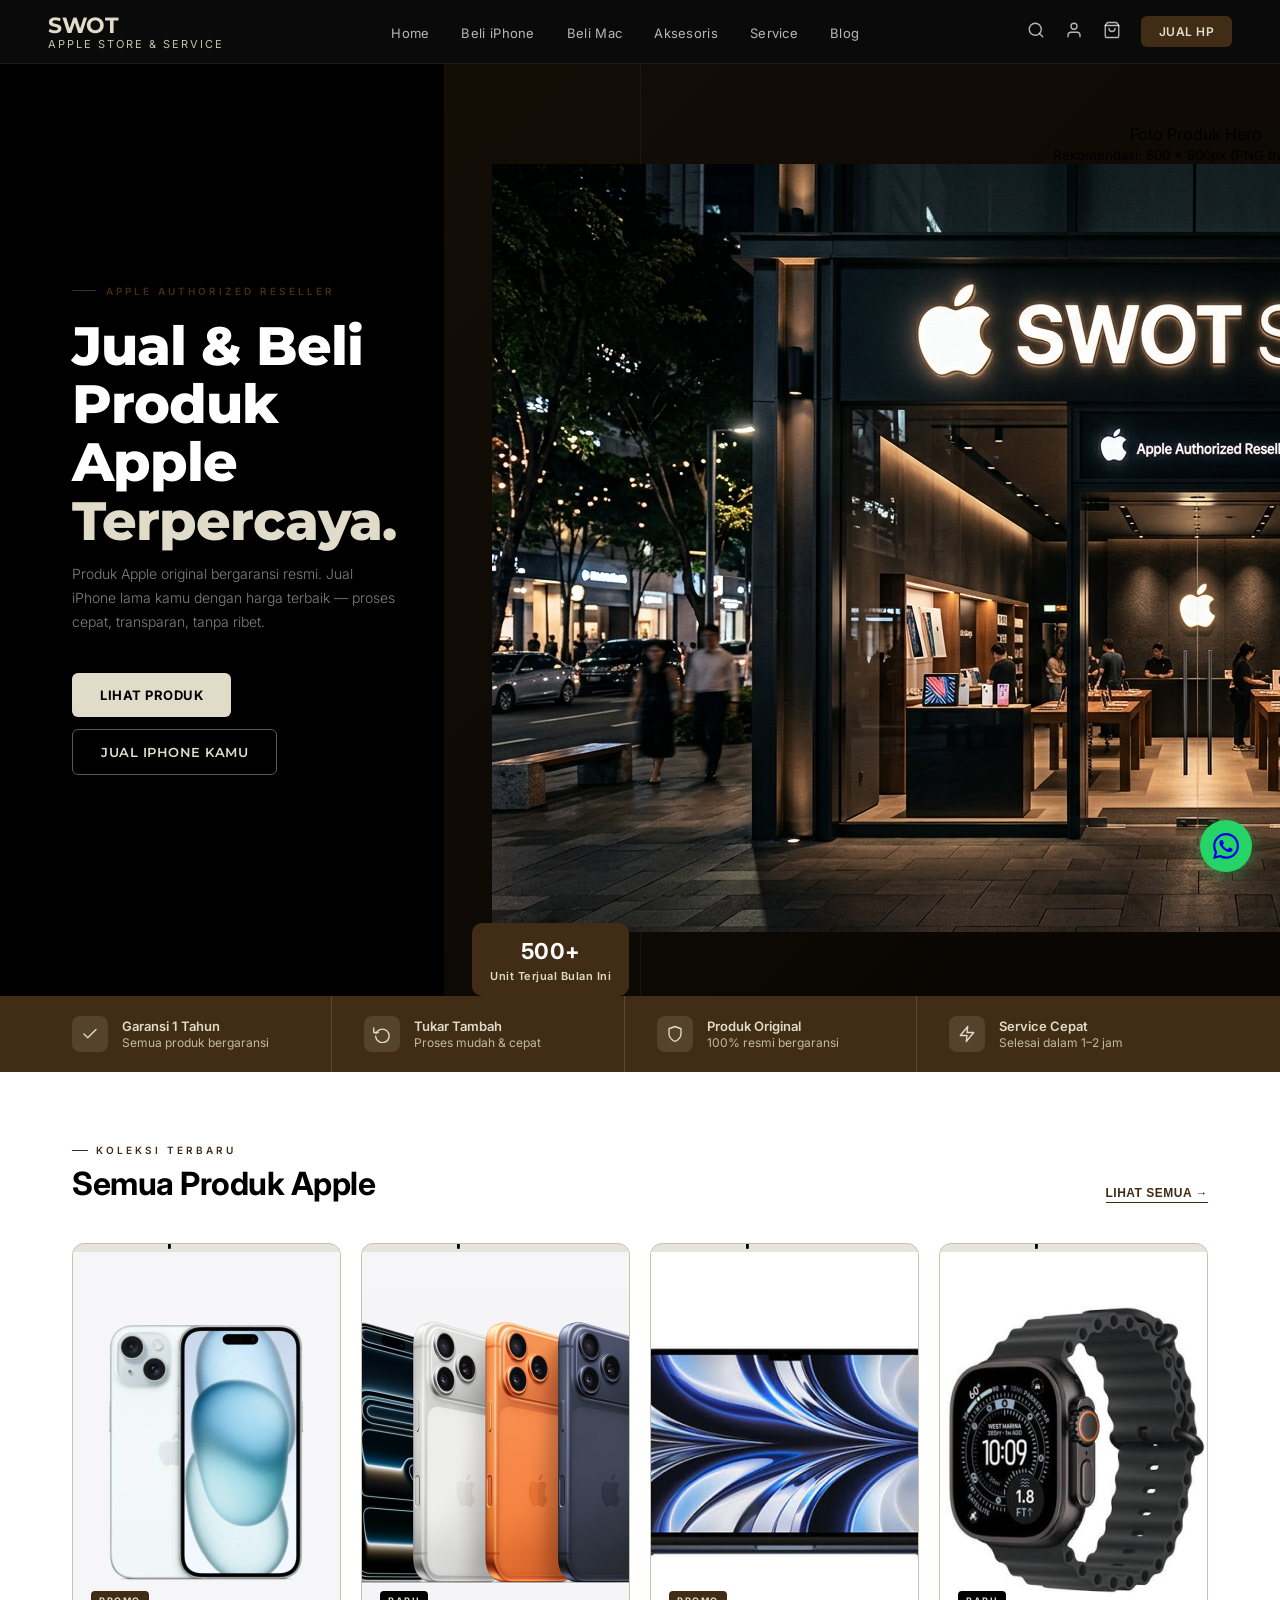
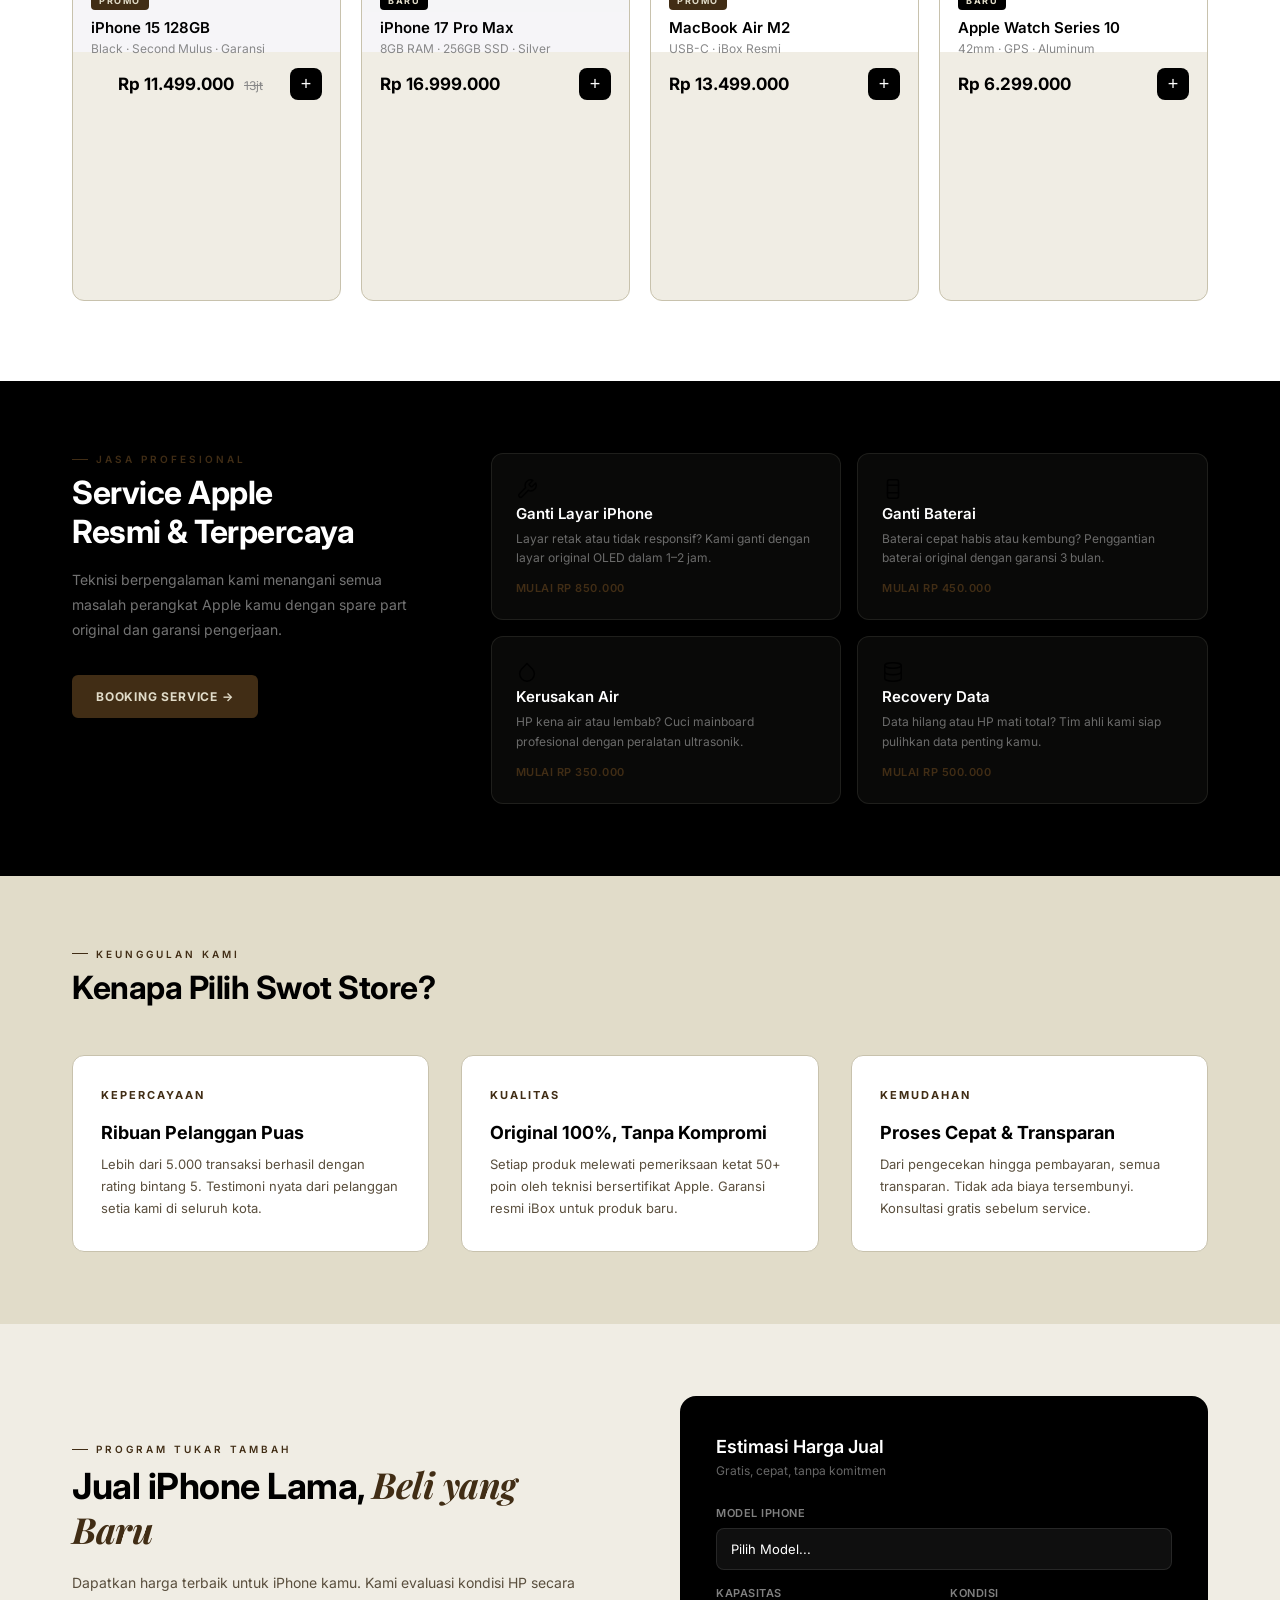
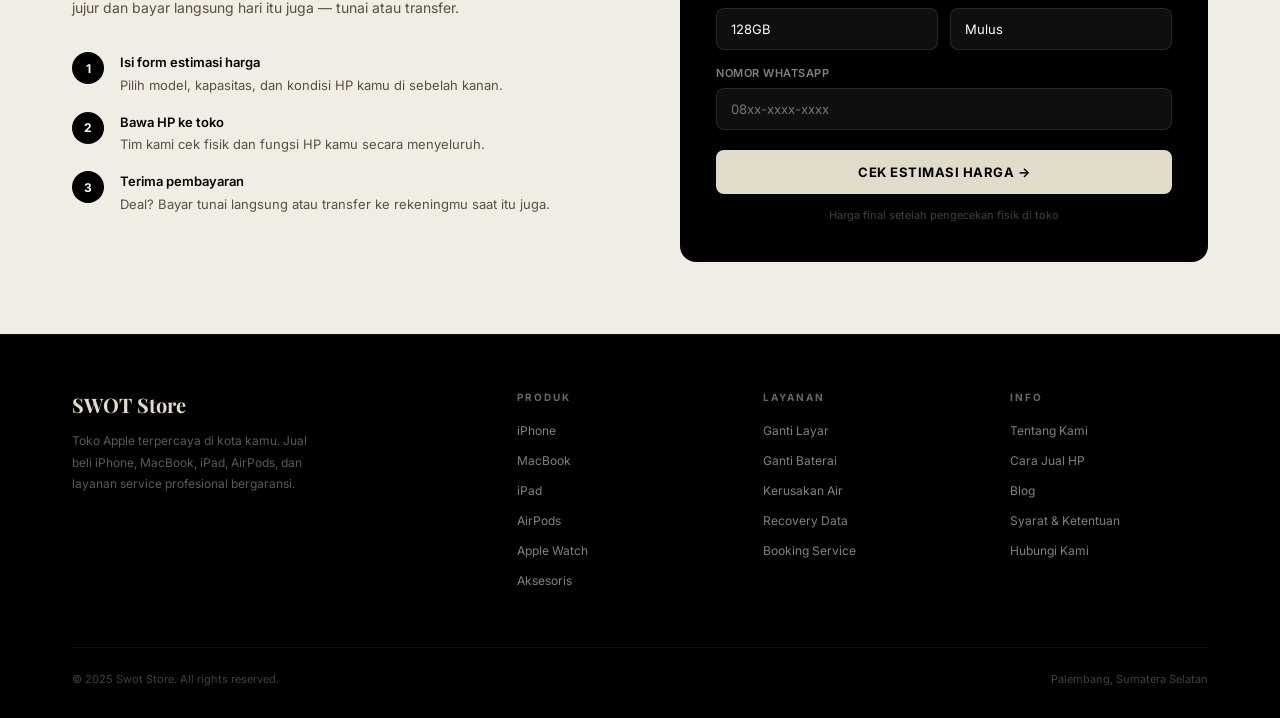
<file: index.html>
<!DOCTYPE html>
<html lang="id">
<head>
  <meta charset="UTF-8" />
  <meta name="viewport" content="width=device-width, initial-scale=1.0" />
  <meta name="description" content="Swot Store — Toko Apple terpercaya. Jual beli iPhone, MacBook, iPad, AirPods, dan jasa service profesional bergaransi." />
  <title>Swot Store — Apple Store & Service</title>
  <link rel="stylesheet" href="style.css" />
</head>
<body>

  <!-- ═══════════════════════════════════════ -->
  <!-- NAVBAR                                  -->
  <!-- ═══════════════════════════════════════ -->
  <nav>
    <div class="nav-logo">
      SWOT
      <span>Apple Store &amp; Service</span>
    </div>

    <ul class="nav-links">
      <li><a href="index.html">Home</a></li>
      <li><a href="katalog2.html">Beli iPhone</a></li>
      <li><a href="macbook.html">Beli Mac</a></li>
      <li><a href="#">Aksesoris</a></li>
      <li><a href="#">Service</a></li>
      <li><a href="#">Blog</a></li>
    </ul>

    <div class="nav-actions">
      <span class="nav-icon">
        <svg width="18" height="18" viewBox="0 0 24 24" fill="none" stroke="currentColor" stroke-width="1.8" stroke-linecap="round" stroke-linejoin="round"><circle cx="11" cy="11" r="8"/><line x1="21" y1="21" x2="16.65" y2="16.65"/></svg>
      </span>
      <span class="nav-icon">
        <svg width="18" height="18" viewBox="0 0 24 24" fill="none" stroke="currentColor" stroke-width="1.8" stroke-linecap="round" stroke-linejoin="round"><path d="M20 21v-2a4 4 0 0 0-4-4H8a4 4 0 0 0-4 4v2"/><circle cx="12" cy="7" r="4"/></svg>
      </span>
      <span class="nav-icon">
        <svg width="18" height="18" viewBox="0 0 24 24" fill="none" stroke="currentColor" stroke-width="1.8" stroke-linecap="round" stroke-linejoin="round"><path d="M6 2L3 6v14a2 2 0 0 0 2 2h14a2 2 0 0 0 2-2V6l-3-4z"/><line x1="3" y1="6" x2="21" y2="6"/><path d="M16 10a4 4 0 0 1-8 0"/></svg>
      </span>
      <button class="btn-nav">Jual HP</button>
    </div>
  </nav>

  <!-- ═══════════════════════════════════════ -->
  <!-- HERO                                    -->
  <!-- ═══════════════════════════════════════ -->
  <section class="hero">
    <div class="hero-divider"></div>

    <div class="hero-left animate-fadein-left">
      <div class="hero-eyebrow">Apple Authorized Reseller</div>
      <h1 class="hero-title">
        Jual &amp; Beli<br>
        Produk Apple<br>
        <span class="accent">Terpercaya.</span>
      </h1>
      <p class="hero-sub">
        Produk Apple original bergaransi resmi. Jual iPhone lama kamu
        dengan harga terbaik — proses cepat, transparan, tanpa ribet.
      </p>
      <div class="hero-ctas">
        <button class="btn-primary">Lihat Produk</button>
        <button class="btn-secondary">Jual iPhone Kamu</button>
      </div>
    </div>

    <div class="hero-right animate-fadein-right">
      <div class="hero-visual">
        <!-- Ganti src dengan path foto produk kamu, contoh: src="assets/hero-iphone.png" -->
        <div class="img-placeholder hero-img-placeholder animate-float">
          <span class="img-placeholder-label">Foto Produk Hero<br><small>Rekomendasi: 600 × 800px (PNG transparan)</small></span>
          <img src="asset/toko.png" alt="Hero iPhone" class="hero-img" />
        </div>
        <div class="hero-badge animate-fadein-up" style="animation-delay:0.6s">
          <strong>500+</strong>
          Unit Terjual Bulan Ini
        </div>
      </div>
    </div>
  </section>

  <!-- ═══════════════════════════════════════ -->
  <!-- TRUST BAR                               -->
  <!-- ═══════════════════════════════════════ -->
  <div class="trust-bar">
    <div class="trust-item">
      <div class="trust-icon">
        <svg width="18" height="18" viewBox="0 0 24 24" fill="none" stroke="currentColor" stroke-width="1.8" stroke-linecap="round" stroke-linejoin="round"><polyline points="20 6 9 17 4 12"/></svg>
      </div>
      <div class="trust-text">
        <strong>Garansi 1 Tahun</strong>
        Semua produk bergaransi
      </div>
    </div>
    <div class="trust-item">
      <div class="trust-icon">
        <svg width="18" height="18" viewBox="0 0 24 24" fill="none" stroke="currentColor" stroke-width="1.8" stroke-linecap="round" stroke-linejoin="round"><polyline points="1 4 1 10 7 10"/><path d="M3.51 15a9 9 0 1 0 .49-3.51"/></svg>
      </div>
      <div class="trust-text">
        <strong>Tukar Tambah</strong>
        Proses mudah &amp; cepat
      </div>
    </div>
    <div class="trust-item">
      <div class="trust-icon">
        <svg width="18" height="18" viewBox="0 0 24 24" fill="none" stroke="currentColor" stroke-width="1.8" stroke-linecap="round" stroke-linejoin="round"><path d="M12 22s8-4 8-10V5l-8-3-8 3v7c0 6 8 10 8 10z"/></svg>
      </div>
      <div class="trust-text">
        <strong>Produk Original</strong>
        100% resmi bergaransi
      </div>
    </div>
    <div class="trust-item">
      <div class="trust-icon">
        <svg width="18" height="18" viewBox="0 0 24 24" fill="none" stroke="currentColor" stroke-width="1.8" stroke-linecap="round" stroke-linejoin="round"><polygon points="13 2 3 14 12 14 11 22 21 10 12 10 13 2"/></svg>
      </div>
      <div class="trust-text">
        <strong>Service Cepat</strong>
        Selesai dalam 1–2 jam
      </div>
    </div>
  </div>

  <!-- ═══════════════════════════════════════ -->
  <!-- PRODUCTS                                -->
  <!-- ═══════════════════════════════════════ -->
  <section class="products">
    <div class="section-header">
      <div>
        <div class="section-label">Koleksi Terbaru</div>
        <div class="section-title">Semua Produk Apple</div>
      </div>
      <button class="see-all">Lihat Semua →</button>
    </div>

    <div class="product-grid">

      <!-- Featured Card -->
     
      <!-- Card 2 -->
      <div class="product-card animate-fadein-up" style="animation-delay:0.1s">
        <div class="product-image">
          <div class="img-placeholder product-img-placeholder">
            <span class="img-placeholder-label">Foto Produk<br><small>400 × 400px</small></span>
            <img src="asset/15.png" alt="iPhone 15 128GB" class="product-img" />
            
          </div>
        </div>
        <div class="product-body">
          <span class="product-tag tag-sale">Promo</span>
          <div class="product-name">iPhone 15 128GB</div>
          <div class="product-spec">Black · Second Mulus · Garansi</div>
          <div class="product-footer">
            <a href="https://ibox.co.id/product/iphone-15-ibox-s8100122762"></a>
            <div class="price-row">
              <div class="product-price">Rp 11.499.000</div>
              <div class="product-price-old">13jt</div>
            </div>
            <button class="add-btn">+</button>
          </div>
        </div>
      </div>

      <!-- Card 3 -->
      <div class="product-card animate-fadein-up" style="animation-delay:0.15s">
        <div class="product-image">
          <div class="img-placeholder product-img-placeholder">
            <span class="img-placeholder-label">Foto Produk<br><small>400 × 400px</small></span>
            <img src="asset/17p.png" alt="MacBook Air M3" class="product-img" />
          </div>
        </div>
        <div class="product-body">
          <span class="product-tag tag-new">Baru</span>
          <div class="product-name">iPhone 17 Pro Max</div>
          <div class="product-spec">8GB RAM · 256GB SSD · Silver</div>
          <div class="product-footer">
            <div class="price-row">
              <div class="product-price">Rp 16.999.000</div>
            </div>
            <button class="add-btn">+</button>
          </div>
        </div>
      </div>

      <!-- Card 4 -->
      <div class="product-card animate-fadein-up" style="animation-delay:0.2s">
        <div class="product-image">
          <div class="img-placeholder product-img-placeholder">
            <span class="img-placeholder-label">Foto Produk<br><small>400 × 400px</small></span>
            <img src="asset/mc.png" alt="AirPods Pro 2nd Gen" class="product-img" />
          </div>
        </div>
        <div class="product-body">
          <span class="product-tag tag-sale">Promo</span>
          <div class="product-name">MacBook Air M2</div>
          <div class="product-spec">USB-C · iBox Resmi</div>
          <div class="product-footer">
            <div class="price-row">
              <div class="product-price">Rp 13.499.000</div>
            </div>
            <button class="add-btn">+</button>
          </div>
        </div>
      </div>

      <!-- Card 5 -->
      <div class="product-card animate-fadein-up" style="animation-delay:0.25s">
        <div class="product-image">
          <div class="img-placeholder product-img-placeholder">
            <span class="img-placeholder-label">Foto Produk<br><small>400 × 400px</small></span>
            <img src="asset/wa.png" alt="Apple Watch Series 10" class="product-img" />
          </div>
        </div>
        <div class="product-body">
          <span class="product-tag tag-new">Baru</span>
          <div class="product-name">Apple Watch Series 10</div>
          <div class="product-spec">42mm · GPS · Aluminum</div>
          <div class="product-footer">
            <div class="price-row">
              <div class="product-price">Rp 6.299.000</div>
            </div>
            <button class="add-btn">+</button>
          </div>
        </div>
      </div>

    </div>
  </section>

  <!-- ═══════════════════════════════════════ -->
  <!-- SERVICES                                -->
  <!-- ═══════════════════════════════════════ -->
  <section class="services">
    <div class="services-grid">

      <div class="services-left animate-fadein-left">
        <div class="section-label">Jasa Profesional</div>
        <div class="section-title">
          Service Apple<br>Resmi &amp; Terpercaya
        </div>
        <p class="services-desc">
          Teknisi berpengalaman kami menangani semua masalah perangkat Apple
          kamu dengan spare part original dan garansi pengerjaan.
        </p>
        <button class="btn-service">Booking Service →</button>
      </div>

      <div class="service-cards">
        <div class="service-card animate-fadein-up" style="animation-delay:0.05s">
          <div class="service-icon-wrap">
            <svg width="22" height="22" viewBox="0 0 24 24" fill="none" stroke="currentColor" stroke-width="1.6" stroke-linecap="round" stroke-linejoin="round"><path d="M14.7 6.3a1 1 0 0 0 0 1.4l1.6 1.6a1 1 0 0 0 1.4 0l3.77-3.77a6 6 0 0 1-7.94 7.94l-6.91 6.91a2.12 2.12 0 0 1-3-3l6.91-6.91a6 6 0 0 1 7.94-7.94l-3.76 3.76z"/></svg>
          </div>
          <div class="service-name">Ganti Layar iPhone</div>
          <div class="service-desc">Layar retak atau tidak responsif? Kami ganti dengan layar original OLED dalam 1–2 jam.</div>
          <div class="service-price">Mulai Rp 850.000</div>
        </div>
        <div class="service-card animate-fadein-up" style="animation-delay:0.1s">
          <div class="service-icon-wrap">
            <svg width="22" height="22" viewBox="0 0 24 24" fill="none" stroke="currentColor" stroke-width="1.6" stroke-linecap="round" stroke-linejoin="round"><rect x="6" y="2" width="12" height="20" rx="2"/><line x1="6" y1="8" x2="18" y2="8"/><line x1="6" y1="16" x2="18" y2="16"/></svg>
          </div>
          <div class="service-name">Ganti Baterai</div>
          <div class="service-desc">Baterai cepat habis atau kembung? Penggantian baterai original dengan garansi 3 bulan.</div>
          <div class="service-price">Mulai Rp 450.000</div>
        </div>
        <div class="service-card animate-fadein-up" style="animation-delay:0.15s">
          <div class="service-icon-wrap">
            <svg width="22" height="22" viewBox="0 0 24 24" fill="none" stroke="currentColor" stroke-width="1.6" stroke-linecap="round" stroke-linejoin="round"><path d="M12 2.69l5.66 5.66a8 8 0 1 1-11.31 0z"/></svg>
          </div>
          <div class="service-name">Kerusakan Air</div>
          <div class="service-desc">HP kena air atau lembab? Cuci mainboard profesional dengan peralatan ultrasonik.</div>
          <div class="service-price">Mulai Rp 350.000</div>
        </div>
        <div class="service-card animate-fadein-up" style="animation-delay:0.2s">
          <div class="service-icon-wrap">
            <svg width="22" height="22" viewBox="0 0 24 24" fill="none" stroke="currentColor" stroke-width="1.6" stroke-linecap="round" stroke-linejoin="round"><ellipse cx="12" cy="5" rx="9" ry="3"/><path d="M21 12c0 1.66-4 3-9 3s-9-1.34-9-3"/><path d="M3 5v14c0 1.66 4 3 9 3s9-1.34 9-3V5"/></svg>
          </div>
          <div class="service-name">Recovery Data</div>
          <div class="service-desc">Data hilang atau HP mati total? Tim ahli kami siap pulihkan data penting kamu.</div>
          <div class="service-price">Mulai Rp 500.000</div>
        </div>
      </div>

    </div>
  </section>

  <!-- ═══════════════════════════════════════ -->
  <!-- WHY US                                  -->
  <!-- ═══════════════════════════════════════ -->
  <section class="why">
    <div class="section-label">Keunggulan Kami</div>
    <div class="section-title">Kenapa Pilih Swot Store?</div>

    <div class="why-grid">
      <div class="why-card animate-fadein-up" style="animation-delay:0.05s">
        <div class="why-num">Kepercayaan</div>
        <div class="why-title">Ribuan Pelanggan Puas</div>
        <div class="why-body">
          Lebih dari 5.000 transaksi berhasil dengan rating bintang 5.
          Testimoni nyata dari pelanggan setia kami di seluruh kota.
        </div>
      </div>
      <div class="why-card animate-fadein-up" style="animation-delay:0.1s">
        <div class="why-num">Kualitas</div>
        <div class="why-title">Original 100%, Tanpa Kompromi</div>
        <div class="why-body">
          Setiap produk melewati pemeriksaan ketat 50+ poin oleh teknisi
          bersertifikat Apple. Garansi resmi iBox untuk produk baru.
        </div>
      </div>
      <div class="why-card animate-fadein-up" style="animation-delay:0.15s">
        <div class="why-num">Kemudahan</div>
        <div class="why-title">Proses Cepat &amp; Transparan</div>
        <div class="why-body">
          Dari pengecekan hingga pembayaran, semua transparan. Tidak ada
          biaya tersembunyi. Konsultasi gratis sebelum service.
        </div>
      </div>
    </div>
  </section>

  <!-- ═══════════════════════════════════════ -->
  <!-- BUYBACK / TUKAR TAMBAH                  -->
  <!-- ═══════════════════════════════════════ -->
  <section class="buyback">

    <div class="buyback-left animate-fadein-left">
      <div class="section-label">Program Tukar Tambah</div>
      <h2>Jual iPhone Lama, <em>Beli yang Baru</em></h2>
      <p>
        Dapatkan harga terbaik untuk iPhone kamu. Kami evaluasi kondisi HP
        secara jujur dan bayar langsung hari itu juga — tunai atau transfer.
      </p>
      <div class="buyback-steps">
        <div class="buyback-step">
          <div class="step-num">1</div>
          <div class="step-info">
            <strong>Isi form estimasi harga</strong>
            Pilih model, kapasitas, dan kondisi HP kamu di sebelah kanan.
          </div>
        </div>
        <div class="buyback-step">
          <div class="step-num">2</div>
          <div class="step-info">
            <strong>Bawa HP ke toko</strong>
            Tim kami cek fisik dan fungsi HP kamu secara menyeluruh.
          </div>
        </div>
        <div class="buyback-step">
          <div class="step-num">3</div>
          <div class="step-info">
            <strong>Terima pembayaran</strong>
            Deal? Bayar tunai langsung atau transfer ke rekeningmu saat itu juga.
          </div>
        </div>
      </div>
    </div>

    <div class="buyback-right animate-fadein-right">
      <div class="bb-form-title">Estimasi Harga Jual</div>
      <div class="bb-form-sub">Gratis, cepat, tanpa komitmen</div>

      <div class="form-row">
        <label class="form-label" for="model">Model iPhone</label>
        <select class="form-select" id="model">
          <option value="">Pilih Model...</option>
          <option>iPhone 16 Pro Max</option>
          <option>iPhone 16 Pro</option>
          <option>iPhone 15 Pro Max</option>
          <option>iPhone 15</option>
          <option>iPhone 14 Pro</option>
          <option>iPhone 14</option>
          <option>iPhone 13</option>
          <option>Lainnya</option>
        </select>
      </div>

      <div class="form-row form-2col">
        <div>
          <label class="form-label" for="storage">Kapasitas</label>
          <select class="form-select" id="storage">
            <option>128GB</option>
            <option>256GB</option>
            <option>512GB</option>
            <option>1TB</option>
          </select>
        </div>
        <div>
          <label class="form-label" for="condition">Kondisi</label>
          <select class="form-select" id="condition">
            <option>Mulus</option>
            <option>Normal (minor scratch)</option>
            <option>Bekas (retak ringan)</option>
            <option>Rusak</option>
          </select>
        </div>
      </div>

      <div class="form-row">
        <label class="form-label" for="phone">Nomor WhatsApp</label>
        <input
          class="form-input"
          type="tel"
          id="phone"
          placeholder="08xx-xxxx-xxxx"
        />
      </div>

      <button class="btn-bb">Cek Estimasi Harga →</button>
      <p class="bb-note">Harga final setelah pengecekan fisik di toko</p>
    </div>

  </section>

  <!-- ═══════════════════════════════════════ -->
  <!-- FOOTER                                  -->
  <!-- ═══════════════════════════════════════ -->
  <footer>
    <div class="footer-top">

      <div class="footer-brand">
        <div class="logo">SWOT Store</div>
        <p>
          Toko Apple terpercaya di kota kamu. Jual beli iPhone, MacBook,
          iPad, AirPods, dan layanan service profesional bergaransi.
        </p>
      </div>

      <div class="footer-col">
        <h4>Produk</h4>
        <ul>
          <li><a href="#">iPhone</a></li>
          <li><a href="#">MacBook</a></li>
          <li><a href="#">iPad</a></li>
          <li><a href="#">AirPods</a></li>
          <li><a href="#">Apple Watch</a></li>
          <li><a href="#">Aksesoris</a></li>
        </ul>
      </div>

      <div class="footer-col">
        <h4>Layanan</h4>
        <ul>
          <li><a href="#">Ganti Layar</a></li>
          <li><a href="#">Ganti Baterai</a></li>
          <li><a href="#">Kerusakan Air</a></li>
          <li><a href="#">Recovery Data</a></li>
          <li><a href="#">Booking Service</a></li>
        </ul>
      </div>

      <div class="footer-col">
        <h4>Info</h4>
        <ul>
          <li><a href="#">Tentang Kami</a></li>
          <li><a href="#">Cara Jual HP</a></li>
          <li><a href="#">Blog</a></li>
          <li><a href="#">Syarat &amp; Ketentuan</a></li>
          <li><a href="#">Hubungi Kami</a></li>
        </ul>
      </div>

    </div>

    <div class="footer-bottom">
      <p>&copy; 2025 Swot Store. All rights reserved.</p>
      <p>Palembang, Sumatera Selatan</p>
    </div>
  </footer>

  <!-- WhatsApp Floating Button -->
  <a href="https://wa.me/62xxxxxxxxxx" target="_blank" class="wa-btn" title="Chat WhatsApp" aria-label="Hubungi via WhatsApp">
    <svg width="26" height="26" viewBox="0 0 24 24" fill="currentColor"><path d="M17.472 14.382c-.297-.149-1.758-.867-2.03-.967-.273-.099-.471-.148-.67.15-.197.297-.767.966-.94 1.164-.173.199-.347.223-.644.075-.297-.15-1.255-.463-2.39-1.475-.883-.788-1.48-1.761-1.653-2.059-.173-.297-.018-.458.13-.606.134-.133.298-.347.446-.52.149-.174.198-.298.298-.497.099-.198.05-.371-.025-.52-.075-.149-.669-1.612-.916-2.207-.242-.579-.487-.5-.669-.51-.173-.008-.371-.01-.57-.01-.198 0-.52.074-.792.372-.272.297-1.04 1.016-1.04 2.479 0 1.462 1.065 2.875 1.213 3.074.149.198 2.096 3.2 5.077 4.487.709.306 1.262.489 1.694.625.712.227 1.36.195 1.871.118.571-.085 1.758-.719 2.006-1.413.248-.694.248-1.289.173-1.413-.074-.124-.272-.198-.57-.347m-5.421 7.403h-.004a9.87 9.87 0 0 1-5.031-1.378l-.361-.214-3.741.982.998-3.648-.235-.374a9.86 9.86 0 0 1-1.51-5.26c.001-5.45 4.436-9.884 9.888-9.884 2.64 0 5.122 1.03 6.988 2.898a9.825 9.825 0 0 1 2.893 6.994c-.003 5.45-4.437 9.884-9.885 9.884m8.413-18.297A11.815 11.815 0 0 0 12.05 0C5.495 0 .16 5.335.157 11.892c0 2.096.547 4.142 1.588 5.945L.057 24l6.305-1.654a11.882 11.882 0 0 0 5.683 1.448h.005c6.554 0 11.89-5.335 11.893-11.893a11.821 11.821 0 0 0-3.48-8.413Z"/></svg>
  </a>

</body>
</html>
</file>
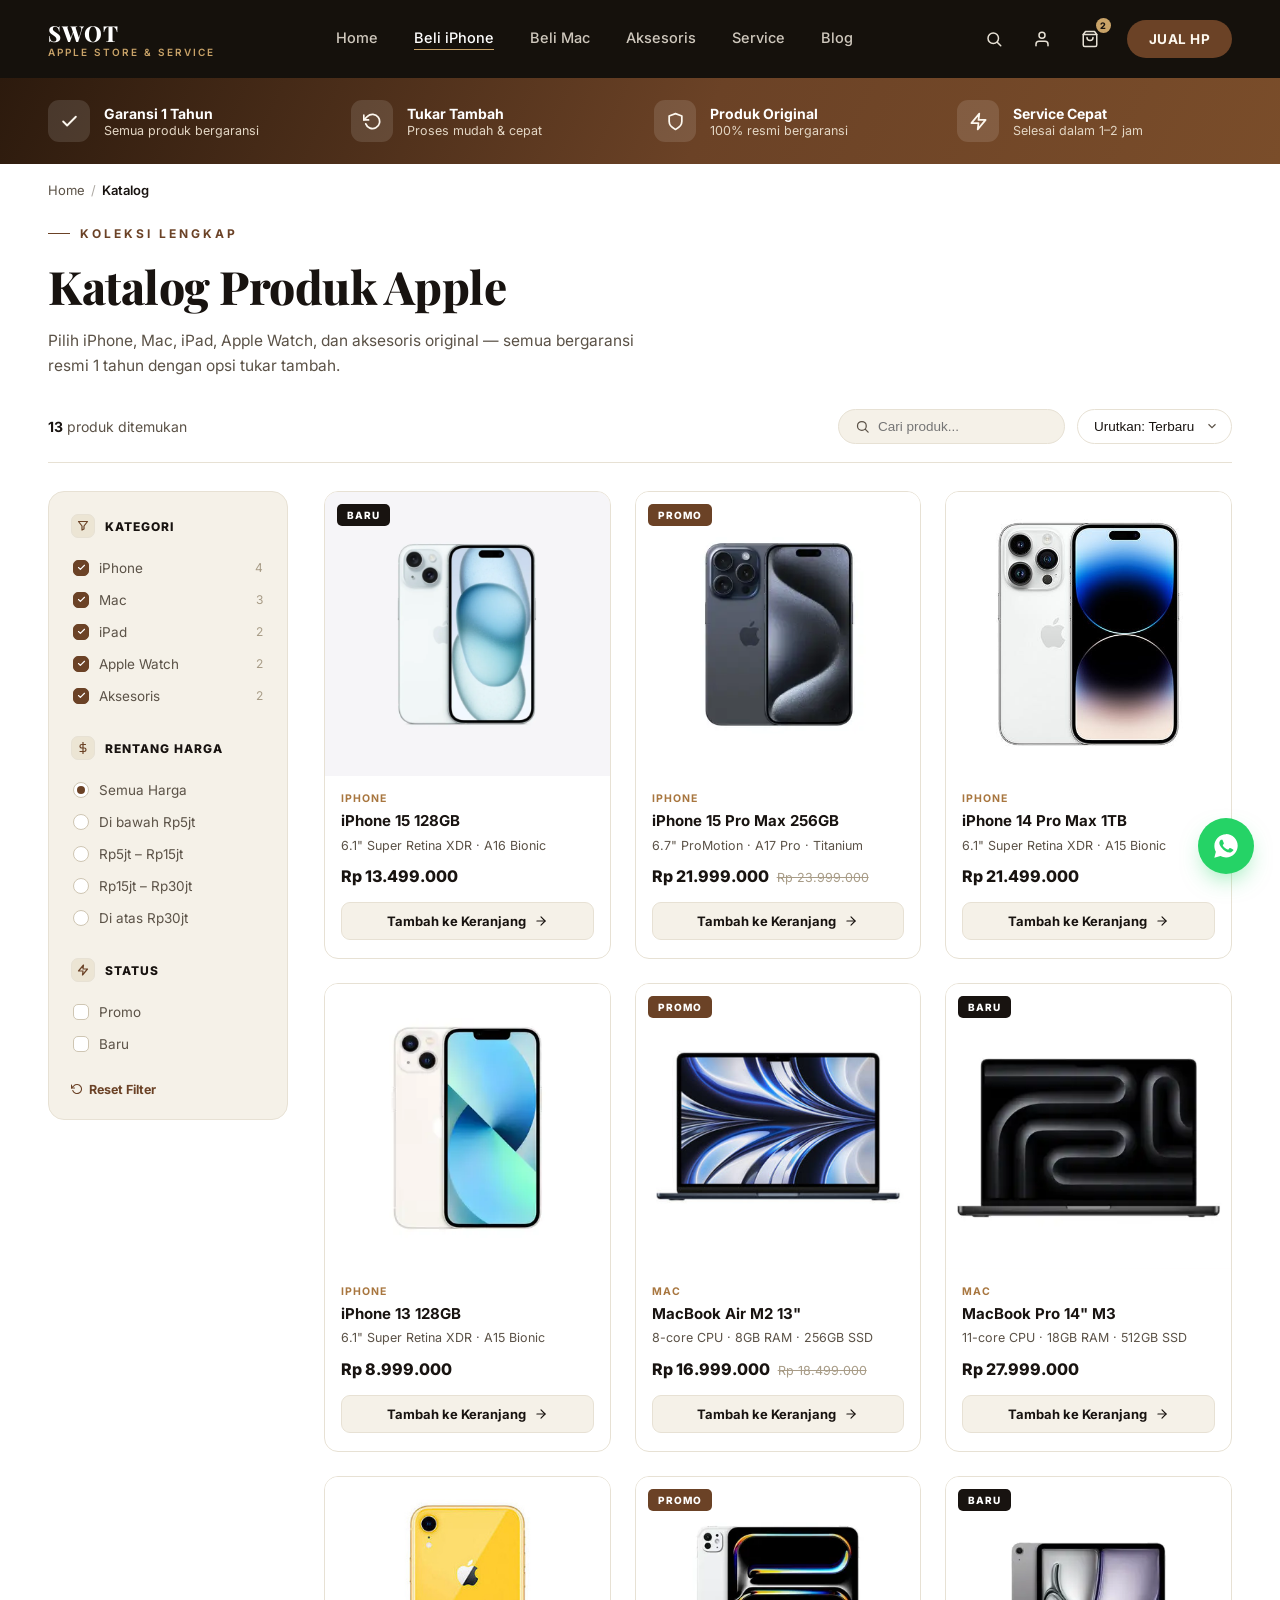
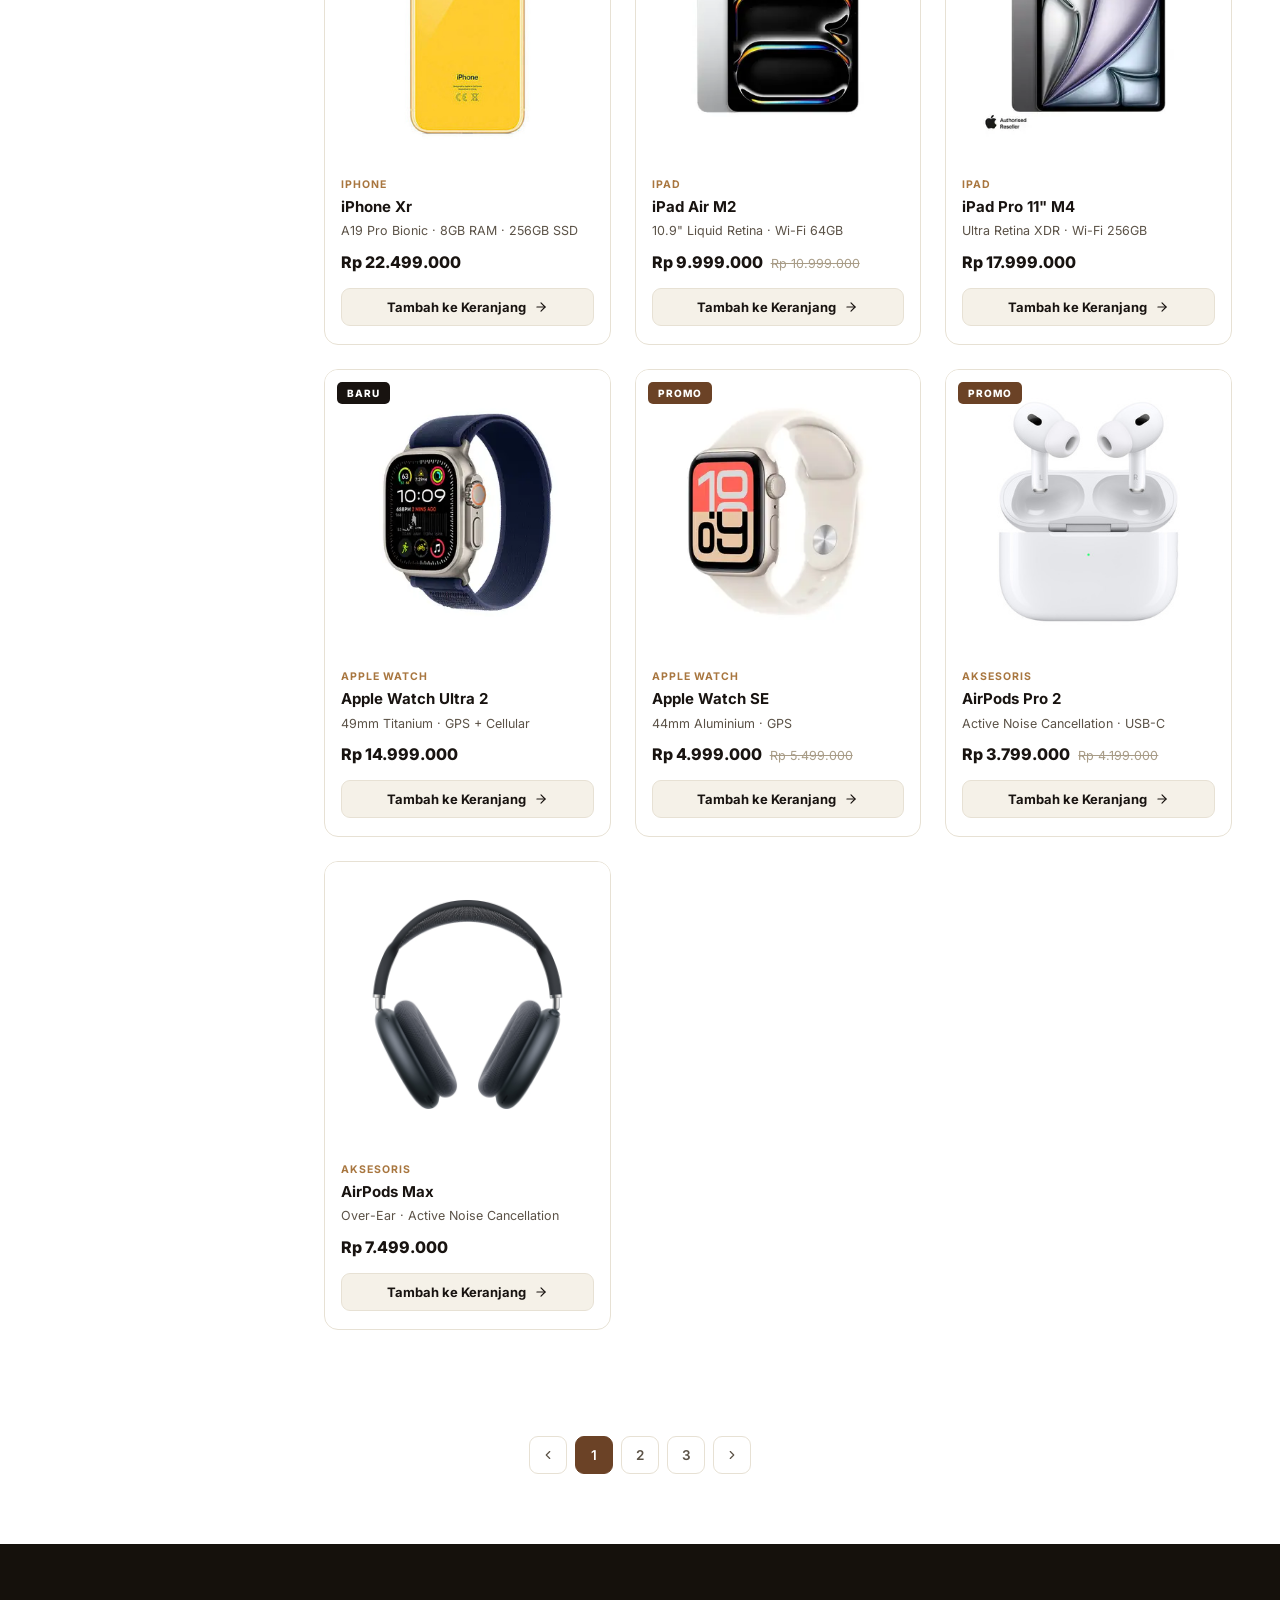
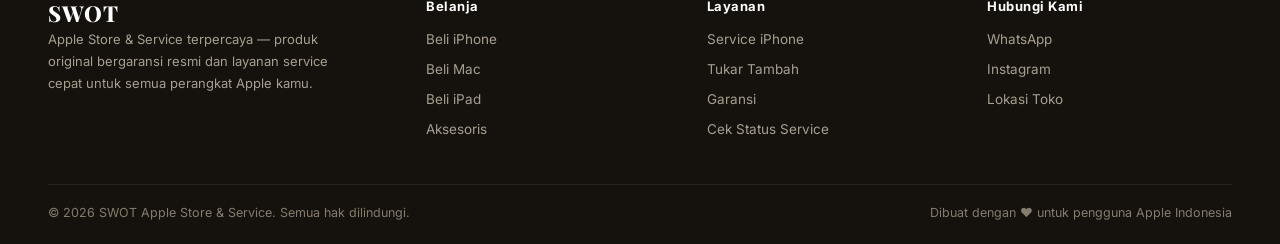
<file: katalog.html>
<!DOCTYPE html>
<html lang="id">
<head>
<meta charset="UTF-8">
<meta name="viewport" content="width=device-width, initial-scale=1.0">
<title>Katalog Produk — SWOT Apple Store & Service</title>
<link rel="preconnect" href="https://fonts.googleapis.com">
<link rel="preconnect" href="https://fonts.gstatic.com" crossorigin>
<link href="https://fonts.googleapis.com/css2?family=Playfair+Display:wght@600;700;800&family=Inter:wght@400;500;600;700;800&display=swap" rel="stylesheet">
<style>
  :root{
    --navbar:#15110c;
    --brown-900:#37210f;
    --brown-700:#6b4226;
    --brown-600:#7c4f2c;
    --brown-500:#8c5e36;
    --gold:#c9a368;
    --cream:#f5f1e8;
    --cream-deep:#ece5d4;
    --paper:#ffffff;
    --ink:#181310;
    --ink-soft:#5b5247;
    --line:#e7e1d4;
    --ease:cubic-bezier(.22,.61,.36,1);
  }

  *{margin:0;padding:0;box-sizing:border-box;}
  html{scroll-behavior:smooth;}
  body{
    font-family:'Inter',sans-serif;
    color:var(--ink);
    background:var(--paper);
    -webkit-font-smoothing:antialiased;
  }
  img{display:block;max-width:100%;}
  a{text-decoration:none;color:inherit;}
  button{font-family:inherit;cursor:pointer;border:none;background:none;}
  ul{list-style:none;}

  /* ---------- NAVBAR ---------- */
  .navbar{
    position:sticky;top:0;z-index:100;
    background:var(--navbar);
    display:flex;align-items:center;justify-content:space-between;
    padding:20px 48px;
    transition:padding .35s var(--ease), box-shadow .35s var(--ease);
  }
  .navbar.scrolled{
    padding:12px 48px;
    box-shadow:0 12px 30px -18px rgba(0,0,0,.6);
  }
  .brand{display:flex;flex-direction:column;line-height:1;gap:3px;}
  .brand-name{
    font-family:'Playfair Display',serif;
    font-weight:800;
    font-size:22px;
    color:#fff;
    letter-spacing:.5px;
  }
  .brand-tag{
    font-size:10px;
    letter-spacing:2px;
    color:var(--gold);
    font-weight:600;
  }
  .nav-links{display:flex;gap:36px;}
  .nav-links a{
    color:#cfc8bd;
    font-size:14.5px;
    font-weight:500;
    position:relative;
    padding-bottom:4px;
    transition:color .25s var(--ease);
  }
  .nav-links a::after{
    content:"";position:absolute;left:0;bottom:0;
    width:0;height:1px;background:var(--gold);
    transition:width .3s var(--ease);
  }
  .nav-links a:hover{color:#fff;}
  .nav-links a:hover::after{width:100%;}
  .nav-links a.active{color:#fff;}
  .nav-links a.active::after{width:100%;}

  .nav-actions{display:flex;align-items:center;gap:10px;}
  .icon-btn{
    width:38px;height:38px;border-radius:50%;
    display:flex;align-items:center;justify-content:center;
    color:#e8e2d6;
    transition:background .25s var(--ease), transform .25s var(--ease);
  }
  .icon-btn:hover{background:rgba(255,255,255,.08);transform:translateY(-1px);}
  .icon-btn svg{width:18px;height:18px;}
  .badge-count{
    position:absolute;top:-2px;right:-2px;
    background:var(--gold);color:#1a1410;
    font-size:9px;font-weight:800;
    width:15px;height:15px;border-radius:50%;
    display:flex;align-items:center;justify-content:center;
  }
  .icon-btn{position:relative;}

  .btn-primary{
    background:var(--brown-700);
    color:#fdf8ef;
    font-size:13.5px;font-weight:700;letter-spacing:.5px;
    padding:11px 22px;border-radius:999px;
    margin-left:8px;
    transition:transform .25s var(--ease), background .25s var(--ease), box-shadow .25s var(--ease);
  }
  .btn-primary:hover{
    background:#7c4d2a;
    transform:translateY(-2px);
    box-shadow:0 10px 22px -10px rgba(107,66,38,.7);
  }

  /* mobile nav toggle */
  .nav-toggle{display:none;}

  /* ---------- TRUST STRIP ---------- */
  .trust-strip{
    background:linear-gradient(115deg,#2c1a0d 0%,var(--brown-700) 55%,#7a4d2a 100%);
    display:flex;flex-wrap:wrap;
    padding:22px 48px;
    gap:28px;
  }
  .trust-item{
    display:flex;align-items:center;gap:14px;
    flex:1 1 220px;
    opacity:0;transform:translateY(10px);
    animation:fadeUp .6s var(--ease) forwards;
  }
  .trust-item:nth-child(1){animation-delay:.05s;}
  .trust-item:nth-child(2){animation-delay:.12s;}
  .trust-item:nth-child(3){animation-delay:.19s;}
  .trust-item:nth-child(4){animation-delay:.26s;}
  .trust-icon{
    width:42px;height:42px;border-radius:11px;
    background:rgba(255,255,255,.12);
    display:flex;align-items:center;justify-content:center;
    flex-shrink:0;
    transition:background .25s var(--ease), transform .25s var(--ease);
  }
  .trust-item:hover .trust-icon{background:rgba(255,255,255,.22);transform:scale(1.06);}
  .trust-icon svg{width:19px;height:19px;stroke:#fdf8ef;}
  .trust-title{color:#fff;font-size:14px;font-weight:700;}
  .trust-desc{color:#e3d6c4;font-size:12.5px;margin-top:1px;}

  /* ---------- BREADCRUMB ---------- */
  .breadcrumb{
    padding:18px 48px 0;
    font-size:13px;color:var(--ink-soft);
    display:flex;align-items:center;gap:6px;
  }
  .breadcrumb a{color:var(--ink-soft);transition:color .2s;}
  .breadcrumb a:hover{color:var(--brown-700);}
  .breadcrumb .sep{opacity:.5;}
  .breadcrumb .current{color:var(--ink);font-weight:600;}

  /* ---------- CATALOG HERO ---------- */
  .catalog-hero{
    padding:28px 48px 0;
  }
  .eyebrow{
    display:flex;align-items:center;gap:10px;
    font-size:12px;font-weight:700;letter-spacing:3px;
    color:var(--brown-700);
    margin-bottom:14px;
    opacity:0;transform:translateY(8px);
    animation:fadeUp .6s var(--ease) forwards;
  }
  .eyebrow::before{content:"";width:22px;height:1px;background:var(--brown-700);}
  .hero-title{
    font-family:'Playfair Display',serif;
    font-weight:800;
    font-size:clamp(32px,4vw,46px);
    letter-spacing:-.5px;
    color:var(--ink);
    margin-bottom:12px;
    opacity:0;transform:translateY(10px);
    animation:fadeUp .65s var(--ease) forwards;
    animation-delay:.08s;
  }
  .hero-subtitle{
    max-width:620px;
    color:var(--ink-soft);
    font-size:15.5px;
    line-height:1.6;
    opacity:0;transform:translateY(10px);
    animation:fadeUp .65s var(--ease) forwards;
    animation-delay:.16s;
  }

  @keyframes fadeUp{to{opacity:1;transform:translateY(0);}}

  /* ---------- TOOLBAR ---------- */
  .catalog-toolbar{
    margin:30px 48px 0;
    padding-bottom:18px;
    border-bottom:1px solid var(--line);
    display:flex;align-items:center;justify-content:space-between;
    gap:18px;flex-wrap:wrap;
  }
  .result-count{font-size:14px;color:var(--ink-soft);}
  .result-count strong{color:var(--ink);}
  .toolbar-actions{display:flex;align-items:center;gap:12px;flex-wrap:wrap;}

  .search-box{
    display:flex;align-items:center;gap:8px;
    background:var(--cream);
    border:1px solid var(--line);
    border-radius:999px;
    padding:9px 16px;
    transition:border-color .25s var(--ease), box-shadow .25s var(--ease);
  }
  .search-box:focus-within{
    border-color:var(--brown-500);
    box-shadow:0 0 0 3px rgba(107,66,38,.12);
  }
  .search-box svg{width:15px;height:15px;stroke:var(--ink-soft);flex-shrink:0;}
  .search-box input{
    border:none;background:transparent;outline:none;
    font-size:13.5px;width:170px;color:var(--ink);
  }

  .sort-select{
    appearance:none;
    background:var(--paper) url('data:image/svg+xml;utf8,<svg xmlns="http://www.w3.org/2000/svg" width="14" height="14" viewBox="0 0 24 24" fill="none" stroke="%235b5247" stroke-width="2"><polyline points="6 9 12 15 18 9"/></svg>') no-repeat right 12px center;
    border:1px solid var(--line);
    border-radius:999px;
    padding:9px 36px 9px 16px;
    font-size:13.5px;font-weight:500;color:var(--ink);
    transition:border-color .25s var(--ease);
    cursor:pointer;
  }
  .sort-select:hover{border-color:var(--brown-500);}

  .filter-toggle-btn{
    display:none;
    align-items:center;gap:8px;
    background:var(--ink);color:#fff;
    border-radius:999px;
    padding:9px 18px;font-size:13.5px;font-weight:600;
  }
  .filter-toggle-btn svg{width:14px;height:14px;}

  /* ---------- LAYOUT ---------- */
  .catalog-layout{
    display:grid;
    grid-template-columns:240px 1fr;
    gap:36px;
    padding:28px 48px 60px;
    align-items:start;
  }

  /* ---------- FILTERS ---------- */
  .filters{
    position:sticky;top:96px;
    background:var(--cream);
    border:1px solid var(--line);
    border-radius:16px;
    padding:22px;
  }
  .filter-section{margin-bottom:24px;}
  .filter-section:last-of-type{margin-bottom:18px;}
  .filter-section-title{
    display:flex;align-items:center;gap:10px;
    font-size:12px;font-weight:800;letter-spacing:1px;
    text-transform:uppercase;color:var(--ink);
    margin-bottom:14px;
  }
  .filter-icon-sq{
    width:24px;height:24px;border-radius:7px;
    background:var(--cream-deep);
    border:1px solid var(--line);
    display:flex;align-items:center;justify-content:center;
    flex-shrink:0;
  }
  .filter-icon-sq svg{width:12px;height:12px;stroke:var(--brown-700);}

  .filter-option{
    display:flex;align-items:center;justify-content:space-between;
    padding:8px 2px;
    cursor:pointer;
    font-size:13.5px;color:var(--ink-soft);
    transition:color .2s var(--ease);
  }
  .filter-option:hover{color:var(--ink);}
  .filter-option-left{display:flex;align-items:center;gap:10px;}
  .filter-option input{display:none;}
  .chk{
    width:16px;height:16px;border-radius:5px;
    border:1.5px solid #cfc6b3;
    background:#fff;
    display:flex;align-items:center;justify-content:center;
    transition:background .2s var(--ease), border-color .2s var(--ease);
    flex-shrink:0;
  }
  .chk svg{width:9px;height:9px;opacity:0;transform:scale(.5);transition:opacity .15s, transform .15s;stroke:#fff;}
  .filter-option input:checked + .chk{background:var(--brown-700);border-color:var(--brown-700);}
  .filter-option input:checked + .chk svg{opacity:1;transform:scale(1);}
  .rad{
    width:16px;height:16px;border-radius:50%;
    border:1.5px solid #cfc6b3;background:#fff;
    display:flex;align-items:center;justify-content:center;
    flex-shrink:0;
  }
  .rad::after{
    content:"";width:8px;height:8px;border-radius:50%;
    background:var(--brown-700);
    transform:scale(0);transition:transform .18s var(--ease);
  }
  .filter-option input:checked + .rad::after{transform:scale(1);}
  .filter-count{font-size:12px;color:#a89c87;}

  .reset-filters{
    font-size:12.5px;font-weight:700;color:var(--brown-700);
    display:flex;align-items:center;gap:6px;
    padding-top:4px;
    transition:opacity .2s;
  }
  .reset-filters:hover{opacity:.7;}
  .reset-filters svg{width:12px;height:12px;}

  /* ---------- PRODUCT GRID ---------- */
  .product-grid{
    display:grid;
    grid-template-columns:repeat(3,1fr);
    gap:24px;
  }
  .product-card{
    background:var(--paper);
    border:1px solid var(--line);
    border-radius:14px;
    overflow:hidden;
    display:flex;flex-direction:column;
    transition:transform .4s var(--ease), box-shadow .4s var(--ease), opacity .5s var(--ease);
    opacity:0;transform:translateY(18px);
  }
  .product-card.in-view{opacity:1;transform:translateY(0);}
  .product-card:hover{
    transform:translateY(-7px);
    box-shadow:0 24px 38px -22px rgba(20,15,10,.28);
  }
  .product-card.is-hidden{
    display:none;
  }

  .card-media{
    position:relative;
    aspect-ratio:1/1;
    background:linear-gradient(145deg,var(--cream) 0%,var(--cream-deep) 100%);
    overflow:hidden;
  }
  .card-media img{
    width:100%;height:100%;object-fit:cover;
    transition:transform .55s var(--ease);
  }
  .product-card:hover .card-media img{transform:scale(1.07);}
  .img-placeholder-mark{
    position:absolute;inset:0;
    display:flex;flex-direction:column;align-items:center;justify-content:center;
    gap:6px;color:#b8ab92;
    pointer-events:none;
  }
  .img-placeholder-mark svg{width:30px;height:30px;stroke:#cbbfa4;opacity:.7;}
  .img-placeholder-mark span{font-size:10.5px;font-weight:600;letter-spacing:1px;opacity:.8;}

  .badge{
    position:absolute;top:12px;left:12px;
    background:var(--ink);color:#fff;
    font-size:10px;font-weight:800;letter-spacing:1px;
    padding:5px 10px;border-radius:5px;
    text-transform:uppercase;
    z-index:2;
  }
  .badge.promo{background:var(--brown-700);}

  .card-body{
    padding:16px 16px 18px;
    display:flex;flex-direction:column;gap:6px;flex:1;
  }
  .card-cat{font-size:10.5px;font-weight:700;letter-spacing:1px;color:var(--gold-text,#a8763f);text-transform:uppercase;}
  .card-name{font-size:15px;font-weight:700;color:var(--ink);line-height:1.3;}
  .card-specs{font-size:12.5px;color:var(--ink-soft);line-height:1.4;flex:1;}
  .price-row{display:flex;align-items:baseline;gap:8px;margin-top:6px;}
  .price-now{font-size:16px;font-weight:800;color:var(--ink);}
  .price-old{font-size:12.5px;color:#a89c87;text-decoration:line-through;}

  .add-btn{
    margin-top:10px;
    display:flex;align-items:center;justify-content:center;gap:8px;
    background:var(--cream);
    border:1px solid var(--line);
    color:var(--ink);
    font-size:13px;font-weight:700;
    padding:10px 12px;border-radius:9px;
    transition:background .25s var(--ease), color .25s var(--ease), border-color .25s var(--ease), transform .2s var(--ease);
  }
  .add-btn svg{width:14px;height:14px;transition:transform .25s var(--ease);}
  .add-btn:hover{
    background:var(--brown-700);
    color:#fff;border-color:var(--brown-700);
  }
  .add-btn:hover svg{transform:translateX(2px);}
  .add-btn:active{transform:scale(.97);}

  .empty-state{
    grid-column:1/-1;
    text-align:center;
    padding:70px 20px;
    color:var(--ink-soft);
    display:none;
  }
  .empty-state.show{display:block;}
  .empty-state svg{width:42px;height:42px;stroke:#cfc6b3;margin-bottom:14px;}
  .empty-state h3{font-size:17px;color:var(--ink);margin-bottom:6px;}
  .empty-state p{font-size:13.5px;}

  /* ---------- PAGINATION ---------- */
  .pagination{
    display:flex;align-items:center;justify-content:center;gap:8px;
    padding:46px 48px 70px;
  }
  .page-btn{
    width:38px;height:38px;border-radius:9px;
    display:flex;align-items:center;justify-content:center;
    font-size:13.5px;font-weight:600;color:var(--ink-soft);
    border:1px solid var(--line);
    transition:background .2s var(--ease), color .2s var(--ease), border-color .2s var(--ease);
  }
  .page-btn:hover{border-color:var(--brown-500);color:var(--ink);}
  .page-btn.active{background:var(--brown-700);color:#fff;border-color:var(--brown-700);}
  .page-btn.nav-arrow svg{width:14px;height:14px;}

  /* ---------- FOOTER ---------- */
  footer{background:var(--navbar);color:#cfc8bd;padding:54px 48px 24px;}
  .footer-grid{
    display:grid;grid-template-columns:1.4fr 1fr 1fr 1fr;gap:36px;
    padding-bottom:36px;border-bottom:1px solid rgba(255,255,255,.08);
  }
  .footer-brand .brand-name{margin-bottom:10px;}
  .footer-blurb{font-size:13px;line-height:1.7;color:#a79f91;max-width:280px;}
  .footer-col h4{font-size:13px;color:#fff;margin-bottom:14px;letter-spacing:.5px;}
  .footer-col ul li{margin-bottom:10px;}
  .footer-col ul li a{font-size:13.5px;color:#a79f91;transition:color .2s;}
  .footer-col ul li a:hover{color:var(--gold);}
  .footer-bottom{
    padding-top:20px;
    display:flex;justify-content:space-between;align-items:center;
    font-size:12.5px;color:#857c6d;flex-wrap:wrap;gap:10px;
  }

  /* ---------- WHATSAPP FLOAT ---------- */
  .wa-float{
    position:fixed;bottom:26px;right:26px;z-index:200;
    width:56px;height:56px;border-radius:50%;
    background:#25D366;
    display:flex;align-items:center;justify-content:center;
    box-shadow:0 10px 24px -8px rgba(37,211,102,.6);
    animation:popIn .5s var(--ease) .4s backwards, floatPulse 2.6s ease-in-out 1.2s infinite;
    transition:transform .25s var(--ease);
  }
  .wa-float:hover{transform:scale(1.08);}
  .wa-float svg{width:28px;height:28px;fill:#fff;}
  @keyframes popIn{from{opacity:0;transform:scale(.4);}to{opacity:1;transform:scale(1);}}
  @keyframes floatPulse{0%,100%{box-shadow:0 10px 24px -8px rgba(37,211,102,.6);}50%{box-shadow:0 10px 30px -4px rgba(37,211,102,.85);}}

  /* ---------- OVERLAY (mobile filter drawer) ---------- */
  .drawer-overlay{
    position:fixed;inset:0;background:rgba(15,12,9,.45);
    z-index:150;opacity:0;pointer-events:none;
    transition:opacity .3s var(--ease);
  }
  .drawer-overlay.show{opacity:1;pointer-events:auto;}

  /* ---------- RESPONSIVE ---------- */
  @media (max-width:980px){
    .product-grid{grid-template-columns:repeat(2,1fr);}
    .catalog-layout{grid-template-columns:1fr;}
    .filters{
      position:fixed;top:0;left:0;height:100%;width:280px;
      border-radius:0;z-index:160;
      transform:translateX(-105%);
      transition:transform .35s var(--ease);
      overflow-y:auto;
    }
    .filters.open{transform:translateX(0);}
    .filter-toggle-btn{display:flex;}
    .nav-links{display:none;}
    .footer-grid{grid-template-columns:1fr 1fr;}
  }
  @media (max-width:640px){
    .navbar{padding:16px 20px;}
    .navbar.scrolled{padding:10px 20px;}
    .trust-strip{padding:18px 20px;}
    .breadcrumb,.catalog-hero,.catalog-toolbar,.catalog-layout,.pagination{padding-left:20px;padding-right:20px;}
    .product-grid{grid-template-columns:repeat(2,1fr);gap:14px;}
    .search-box input{width:110px;}
    .footer-grid{grid-template-columns:1fr;}
    footer{padding:40px 20px 20px;}
    .toolbar-actions{width:100%;justify-content:space-between;}
  }

  @media (prefers-reduced-motion:reduce){
    *{animation:none !important;transition:none !important;}
  }
</style>
<noscript><style>.product-card{opacity:1!important;transform:none!important;}.trust-item{opacity:1!important;transform:none!important;}.eyebrow,.hero-title,.hero-subtitle{opacity:1!important;transform:none!important;}</style></noscript>
</head>
<body>

<!-- ================= NAVBAR ================= -->
<header class="navbar" id="navbar">
  <div class="brand">
    <span class="brand-name">SWOT</span>
    <span class="brand-tag">APPLE STORE &amp; SERVICE</span>
  </div>

  <nav class="nav-links">
    <a href="index.html">Home</a>
    <a href="#" class="active">Beli iPhone</a>
    <a href="macbook.html">Beli Mac</a>
    <a href="#">Aksesoris</a>
    <a href="#">Service</a>
    <a href="#">Blog</a>
  </nav>

  <div class="nav-actions">
    <button class="icon-btn" id="searchIconBtn" aria-label="Cari produk">
      <svg viewBox="0 0 24 24" fill="none" stroke="currentColor" stroke-width="2" stroke-linecap="round"><circle cx="11" cy="11" r="7"/><line x1="21" y1="21" x2="16.65" y2="16.65"/></svg>
    </button>
    <button class="icon-btn" aria-label="Akun saya">
      <svg viewBox="0 0 24 24" fill="none" stroke="currentColor" stroke-width="2" stroke-linecap="round" stroke-linejoin="round"><path d="M20 21v-2a4 4 0 0 0-4-4H8a4 4 0 0 0-4 4v2"/><circle cx="12" cy="7" r="4"/></svg>
    </button>
    <button class="icon-btn" aria-label="Keranjang belanja">
      <svg viewBox="0 0 24 24" fill="none" stroke="currentColor" stroke-width="2" stroke-linecap="round" stroke-linejoin="round"><path d="M6 2 3 6v14a2 2 0 0 0 2 2h14a2 2 0 0 0 2-2V6l-3-4Z"/><path d="M3 6h18"/><path d="M16 10a4 4 0 0 1-8 0"/></svg>
      <span class="badge-count">2</span>
    </button>
    <button class="btn-primary">JUAL HP</button>
  </div>
</header>

<!-- ================= TRUST STRIP ================= -->
<section class="trust-strip">
  <div class="trust-item">
    <div class="trust-icon"><svg viewBox="0 0 24 24" fill="none" stroke="currentColor" stroke-width="2.4" stroke-linecap="round" stroke-linejoin="round"><polyline points="20 6 9 17 4 12"/></svg></div>
    <div>
      <div class="trust-title">Garansi 1 Tahun</div>
      <div class="trust-desc">Semua produk bergaransi</div>
    </div>
  </div>
  <div class="trust-item">
    <div class="trust-icon"><svg viewBox="0 0 24 24" fill="none" stroke="currentColor" stroke-width="2.2" stroke-linecap="round" stroke-linejoin="round"><polyline points="1 4 1 10 7 10"/><path d="M3.51 15a9 9 0 1 0 2.13-9.36L1 10"/></svg></div>
    <div>
      <div class="trust-title">Tukar Tambah</div>
      <div class="trust-desc">Proses mudah &amp; cepat</div>
    </div>
  </div>
  <div class="trust-item">
    <div class="trust-icon"><svg viewBox="0 0 24 24" fill="none" stroke="currentColor" stroke-width="2.2" stroke-linecap="round" stroke-linejoin="round"><path d="M12 22s8-4 8-10V5l-8-3-8 3v7c0 6 8 10 8 10Z"/></svg></div>
    <div>
      <div class="trust-title">Produk Original</div>
      <div class="trust-desc">100% resmi bergaransi</div>
    </div>
  </div>
  <div class="trust-item">
    <div class="trust-icon"><svg viewBox="0 0 24 24" fill="none" stroke="currentColor" stroke-width="2.2" stroke-linecap="round" stroke-linejoin="round"><polygon points="13 2 3 14 12 14 11 22 21 10 12 10 13 2"/></svg></div>
    <div>
      <div class="trust-title">Service Cepat</div>
      <div class="trust-desc">Selesai dalam 1–2 jam</div>
    </div>
  </div>
</section>

<!-- ================= BREADCRUMB ================= -->
<div class="breadcrumb">
  <a href="#">Home</a>
  <span class="sep">/</span>
  <span class="current">Katalog</span>
</div>

<!-- ================= CATALOG HERO ================= -->
<section class="catalog-hero">
  <div class="eyebrow">KOLEKSI LENGKAP</div>
  <h1 class="hero-title">Katalog Produk Apple</h1>
  <p class="hero-subtitle">Pilih iPhone, Mac, iPad, Apple Watch, dan aksesoris original — semua bergaransi resmi 1 tahun dengan opsi tukar tambah.</p>
</section>

<!-- ================= TOOLBAR ================= -->
<div class="catalog-toolbar">
  <div class="result-count"><strong id="resultCount">13</strong> produk ditemukan</div>
  <div class="toolbar-actions">
    <div class="search-box">
      <svg viewBox="0 0 24 24" fill="none" stroke="currentColor" stroke-width="2" stroke-linecap="round"><circle cx="11" cy="11" r="7"/><line x1="21" y1="21" x2="16.65" y2="16.65"/></svg>
      <input type="text" id="searchInput" placeholder="Cari produk...">
    </div>
    <select class="sort-select" id="sortSelect">
      <option value="default">Urutkan: Terbaru</option>
      <option value="price-asc">Harga Terendah</option>
      <option value="price-desc">Harga Tertinggi</option>
      <option value="popular">Terlaris</option>
    </select>
    <button class="filter-toggle-btn" id="filterToggleBtn">
      <svg viewBox="0 0 24 24" fill="none" stroke="currentColor" stroke-width="2" stroke-linecap="round" stroke-linejoin="round"><line x1="4" y1="6" x2="20" y2="6"/><line x1="8" y1="12" x2="20" y2="12"/><line x1="12" y1="18" x2="20" y2="18"/></svg>
      Filter
    </button>
  </div>
</div>

<div class="drawer-overlay" id="drawerOverlay"></div>

<!-- ================= LAYOUT ================= -->
<div class="catalog-layout">

  <!-- FILTERS -->
  <aside class="filters" id="filtersPanel">
    <div class="filter-section">
      <div class="filter-section-title">
        <span class="filter-icon-sq"><svg viewBox="0 0 24 24" fill="none" stroke="currentColor" stroke-width="2.4" stroke-linecap="round" stroke-linejoin="round"><path d="M3 3h18l-7 9v6l-4 2v-8L3 3Z"/></svg></span>
        Kategori
      </div>
      <label class="filter-option">
        <span class="filter-option-left"><input type="checkbox" class="f-cat" value="iphone" checked><span class="chk"><svg viewBox="0 0 24 24" fill="none" stroke-width="3" stroke-linecap="round" stroke-linejoin="round"><polyline points="20 6 9 17 4 12"/></svg></span>iPhone</span>
        <span class="filter-count">4</span>
      </label>
      <label class="filter-option">
        <span class="filter-option-left"><input type="checkbox" class="f-cat" value="mac" checked><span class="chk"><svg viewBox="0 0 24 24" fill="none" stroke-width="3" stroke-linecap="round" stroke-linejoin="round"><polyline points="20 6 9 17 4 12"/></svg></span>Mac</span>
        <span class="filter-count">3</span>
      </label>
      <label class="filter-option">
        <span class="filter-option-left"><input type="checkbox" class="f-cat" value="ipad" checked><span class="chk"><svg viewBox="0 0 24 24" fill="none" stroke-width="3" stroke-linecap="round" stroke-linejoin="round"><polyline points="20 6 9 17 4 12"/></svg></span>iPad</span>
        <span class="filter-count">2</span>
      </label>
      <label class="filter-option">
        <span class="filter-option-left"><input type="checkbox" class="f-cat" value="watch" checked><span class="chk"><svg viewBox="0 0 24 24" fill="none" stroke-width="3" stroke-linecap="round" stroke-linejoin="round"><polyline points="20 6 9 17 4 12"/></svg></span>Apple Watch</span>
        <span class="filter-count">2</span>
      </label>
      <label class="filter-option">
        <span class="filter-option-left"><input type="checkbox" class="f-cat" value="aksesoris" checked><span class="chk"><svg viewBox="0 0 24 24" fill="none" stroke-width="3" stroke-linecap="round" stroke-linejoin="round"><polyline points="20 6 9 17 4 12"/></svg></span>Aksesoris</span>
        <span class="filter-count">2</span>
      </label>
    </div>

    <div class="filter-section">
      <div class="filter-section-title">
        <span class="filter-icon-sq"><svg viewBox="0 0 24 24" fill="none" stroke="currentColor" stroke-width="2.4" stroke-linecap="round" stroke-linejoin="round"><line x1="12" y1="1" x2="12" y2="23"/><path d="M17 5H9.5a3.5 3.5 0 1 0 0 7h5a3.5 3.5 0 1 1 0 7H6"/></svg></span>
        Rentang Harga
      </div>
      <label class="filter-option">
        <span class="filter-option-left"><input type="radio" name="f-price" class="f-price" value="all" checked><span class="rad"></span>Semua Harga</span>
      </label>
      <label class="filter-option">
        <span class="filter-option-left"><input type="radio" name="f-price" class="f-price" value="0-5000000"><span class="rad"></span>Di bawah Rp5jt</span>
      </label>
      <label class="filter-option">
        <span class="filter-option-left"><input type="radio" name="f-price" class="f-price" value="5000000-15000000"><span class="rad"></span>Rp5jt – Rp15jt</span>
      </label>
      <label class="filter-option">
        <span class="filter-option-left"><input type="radio" name="f-price" class="f-price" value="15000000-30000000"><span class="rad"></span>Rp15jt – Rp30jt</span>
      </label>
      <label class="filter-option">
        <span class="filter-option-left"><input type="radio" name="f-price" class="f-price" value="30000000-999999999"><span class="rad"></span>Di atas Rp30jt</span>
      </label>
    </div>

    <div class="filter-section">
      <div class="filter-section-title">
        <span class="filter-icon-sq"><svg viewBox="0 0 24 24" fill="none" stroke="currentColor" stroke-width="2.4" stroke-linecap="round" stroke-linejoin="round"><polygon points="13 2 3 14 12 14 11 22 21 10 12 10 13 2"/></svg></span>
        Status
      </div>
      <label class="filter-option">
        <span class="filter-option-left"><input type="checkbox" class="f-status" value="promo"><span class="chk"><svg viewBox="0 0 24 24" fill="none" stroke-width="3" stroke-linecap="round" stroke-linejoin="round"><polyline points="20 6 9 17 4 12"/></svg></span>Promo</span>
      </label>
      <label class="filter-option">
        <span class="filter-option-left"><input type="checkbox" class="f-status" value="baru"><span class="chk"><svg viewBox="0 0 24 24" fill="none" stroke-width="3" stroke-linecap="round" stroke-linejoin="round"><polyline points="20 6 9 17 4 12"/></svg></span>Baru</span>
      </label>
    </div>

    <button class="reset-filters" id="resetFilters">
      <svg viewBox="0 0 24 24" fill="none" stroke="currentColor" stroke-width="2.2" stroke-linecap="round" stroke-linejoin="round"><polyline points="1 4 1 10 7 10"/><path d="M3.51 15a9 9 0 1 0 2.13-9.36L1 10"/></svg>
      Reset Filter
    </button>
  </aside>

  <!-- PRODUCT GRID -->
  <section class="product-grid" id="productGrid">

    <article class="product-card" data-category="iphone" data-price="13499000" data-status="baru" data-pop="9">
      <div class="card-media">
        <div class="img-placeholder-mark">
        </div>
        <img src="asset/15.png" alt="iPhone 15 128GB" width="400" height="400" loading="lazy" onerror="this.style.display='none'">
        <span class="badge">Baru</span>
      </div>
      <div class="card-body">
        <span class="card-cat">iPhone</span>
        <h3 class="card-name">iPhone 15 128GB</h3>
        <p class="card-specs">6.1" Super Retina XDR · A16 Bionic</p>
        <div class="price-row"><span class="price-now">Rp 13.499.000</span></div>
        <button class="add-btn">Tambah ke Keranjang <svg viewBox="0 0 24 24" fill="none" stroke="currentColor" stroke-width="2" stroke-linecap="round" stroke-linejoin="round"><line x1="5" y1="12" x2="19" y2="12"/><polyline points="12 5 19 12 12 19"/></svg></button>
      </div>
    </article>

    <article class="product-card" data-category="iphone" data-price="21999000" data-status="promo" data-pop="10">
      <div class="card-media">
        <div class="img-placeholder-mark">
        </div>
        <img src="asset/15pm.webp" alt="iPhone 15 Pro Max 256GB" width="400" height="400" loading="lazy" onerror="this.style.display='none'">
        <span class="badge promo">Promo</span>
      </div>
      <div class="card-body">
        <span class="card-cat">iPhone</span>
        <h3 class="card-name">iPhone 15 Pro Max 256GB</h3>
        <p class="card-specs">6.7" ProMotion · A17 Pro · Titanium</p>
        <div class="price-row"><span class="price-now">Rp 21.999.000</span><span class="price-old">Rp 23.999.000</span></div>
        <button class="add-btn">Tambah ke Keranjang <svg viewBox="0 0 24 24" fill="none" stroke="currentColor" stroke-width="2" stroke-linecap="round" stroke-linejoin="round"><line x1="5" y1="12" x2="19" y2="12"/><polyline points="12 5 19 12 12 19"/></svg></button>
      </div>
    </article>

    <article class="product-card" data-category="iphone" data-price="11499000" data-status="reguler" data-pop="7">
      <div class="card-media">
        <div class="img-placeholder-mark">

        </div>
        <img src="asset/14pm.jpg" alt="iPhone 14 Pro Max 1TB" width="400" height="400" loading="lazy" onerror="this.style.display='none'">
      </div>
      <div class="card-body">
        <span class="card-cat">iPhone</span>
        <h3 class="card-name">iPhone 14 Pro Max 1TB</h3>
        <p class="card-specs">6.1" Super Retina XDR · A15 Bionic</p>
        <div class="price-row"><span class="price-now">Rp 21.499.000</span></div>
        <button class="add-btn">Tambah ke Keranjang <svg viewBox="0 0 24 24" fill="none" stroke="currentColor" stroke-width="2" stroke-linecap="round" stroke-linejoin="round"><line x1="5" y1="12" x2="19" y2="12"/><polyline points="12 5 19 12 12 19"/></svg></button>
      </div>
    </article>

    <article class="product-card" data-category="iphone" data-price="8999000" data-status="reguler" data-pop="6">
      <div class="card-media">
        <div class="img-placeholder-mark">

        </div>
        <img src="asset/13biasa.webp" alt="iPhone 13 128GB" width="400" height="400" loading="lazy" onerror="this.style.display='none'">
      </div>
      <div class="card-body">
        <span class="card-cat">iPhone</span>
        <h3 class="card-name">iPhone 13 128GB</h3>
        <p class="card-specs">6.1" Super Retina XDR · A15 Bionic</p>
        <div class="price-row"><span class="price-now">Rp 8.999.000</span></div>
        <button class="add-btn">Tambah ke Keranjang <svg viewBox="0 0 24 24" fill="none" stroke="currentColor" stroke-width="2" stroke-linecap="round" stroke-linejoin="round"><line x1="5" y1="12" x2="19" y2="12"/><polyline points="12 5 19 12 12 19"/></svg></button>
      </div>
    </article>

    <article class="product-card" data-category="mac" data-price="16999000" data-status="promo" data-pop="8">
      <div class="card-media">
        <div class="img-placeholder-mark">

        </div>
        <img src="asset/mc.png" alt="MacBook Air M2 13 inch" width="400" height="400" loading="lazy" onerror="this.style.display='none'">
        <span class="badge promo">Promo</span>
      </div>
      <div class="card-body">
        <span class="card-cat">Mac</span>
        <h3 class="card-name">MacBook Air M2 13"</h3>
        <p class="card-specs">8-core CPU · 8GB RAM · 256GB SSD</p>
        <div class="price-row"><span class="price-now">Rp 16.999.000</span><span class="price-old">Rp 18.499.000</span></div>
        <button class="add-btn">Tambah ke Keranjang <svg viewBox="0 0 24 24" fill="none" stroke="currentColor" stroke-width="2" stroke-linecap="round" stroke-linejoin="round"><line x1="5" y1="12" x2="19" y2="12"/><polyline points="12 5 19 12 12 19"/></svg></button>
      </div>
    </article>

    <article class="product-card" data-category="mac" data-price="27999000" data-status="baru" data-pop="9">
      <div class="card-media">
        <div class="img-placeholder-mark">
        </div>
        <img src="asset/macbbok pro.webp" alt="MacBook Pro 14 inch M3" width="400" height="400" loading="lazy" onerror="this.style.display='none'">
        <span class="badge">Baru</span>
      </div>
      <div class="card-body">
        <span class="card-cat">Mac</span>
        <h3 class="card-name">MacBook Pro 14" M3</h3>
        <p class="card-specs">11-core CPU · 18GB RAM · 512GB SSD</p>
        <div class="price-row"><span class="price-now">Rp 27.999.000</span></div>
        <button class="add-btn">Tambah ke Keranjang <svg viewBox="0 0 24 24" fill="none" stroke="currentColor" stroke-width="2" stroke-linecap="round" stroke-linejoin="round"><line x1="5" y1="12" x2="19" y2="12"/><polyline points="12 5 19 12 12 19"/></svg></button>
      </div>
    </article>

    <article class="product-card" data-category="mac" data-price="22499000" data-status="reguler" data-pop="5">
      <div class="card-media">
        <div class="img-placeholder-mark">

        </div>
        <img src="asset/xr.jpg" alt="iMac 24 inch M3" width="400" height="400" loading="lazy" onerror="this.style.display='none'">
      </div>
      <div class="card-body">
        <span class="card-cat">iPhone</span>
        <h3 class="card-name">iPhone Xr</h3>
        <p class="card-specs">A19 Pro Bionic · 8GB RAM · 256GB SSD</p>
        <div class="price-row"><span class="price-now">Rp 22.499.000</span></div>
        <button class="add-btn">Tambah ke Keranjang <svg viewBox="0 0 24 24" fill="none" stroke="currentColor" stroke-width="2" stroke-linecap="round" stroke-linejoin="round"><line x1="5" y1="12" x2="19" y2="12"/><polyline points="12 5 19 12 12 19"/></svg></button>
      </div>
    </article>

    <article class="product-card" data-category="ipad" data-price="9999000" data-status="promo" data-pop="7">
      <div class="card-media">
        <div class="img-placeholder-mark">

        </div>
        <img src="asset/ipadair.webp" alt="iPad Air M2" width="400" height="400" loading="lazy" onerror="this.style.display='none'">
        <span class="badge promo">Promo</span>
      </div>
      <div class="card-body">
        <span class="card-cat">iPad</span>
        <h3 class="card-name">iPad Air M2</h3>
        <p class="card-specs">10.9" Liquid Retina · Wi-Fi 64GB</p>
        <div class="price-row"><span class="price-now">Rp 9.999.000</span><span class="price-old">Rp 10.999.000</span></div>
        <button class="add-btn">Tambah ke Keranjang <svg viewBox="0 0 24 24" fill="none" stroke="currentColor" stroke-width="2" stroke-linecap="round" stroke-linejoin="round"><line x1="5" y1="12" x2="19" y2="12"/><polyline points="12 5 19 12 12 19"/></svg></button>
      </div>
    </article>

    <article class="product-card" data-category="ipad" data-price="17999000" data-status="baru" data-pop="8">
      <div class="card-media">
        <div class="img-placeholder-mark">

        </div>
        <img src="asset/ipadpro.webp" alt="iPad Pro 11 inch M4" width="400" height="400" loading="lazy" onerror="this.style.display='none'">
        <span class="badge">Baru</span>
      </div>
      <div class="card-body">
        <span class="card-cat">iPad</span>
        <h3 class="card-name">iPad Pro 11" M4</h3>
        <p class="card-specs">Ultra Retina XDR · Wi-Fi 256GB</p>
        <div class="price-row"><span class="price-now">Rp 17.999.000</span></div>
        <button class="add-btn">Tambah ke Keranjang <svg viewBox="0 0 24 24" fill="none" stroke="currentColor" stroke-width="2" stroke-linecap="round" stroke-linejoin="round"><line x1="5" y1="12" x2="19" y2="12"/><polyline points="12 5 19 12 12 19"/></svg></button>
      </div>
    </article>

    <article class="product-card" data-category="watch" data-price="14999000" data-status="baru" data-pop="9">
      <div class="card-media">
        <div class="img-placeholder-mark">

        </div>
        <img src="asset/applewatch ultra.webp" alt="Apple Watch Ultra 2" width="400" height="400" loading="lazy" onerror="this.style.display='none'">
        <span class="badge">Baru</span>
      </div>
      <div class="card-body">
        <span class="card-cat">Apple Watch</span>
        <h3 class="card-name">Apple Watch Ultra 2</h3>
        <p class="card-specs">49mm Titanium · GPS + Cellular</p>
        <div class="price-row"><span class="price-now">Rp 14.999.000</span></div>
        <button class="add-btn">Tambah ke Keranjang <svg viewBox="0 0 24 24" fill="none" stroke="currentColor" stroke-width="2" stroke-linecap="round" stroke-linejoin="round"><line x1="5" y1="12" x2="19" y2="12"/><polyline points="12 5 19 12 12 19"/></svg></button>
      </div>
    </article>

    <article class="product-card" data-category="watch" data-price="4999000" data-status="promo" data-pop="6">
      <div class="card-media">
        <div class="img-placeholder-mark">

        </div>
        <img src="asset/apwa fe.webp" alt="Apple Watch SE" width="400" height="400" loading="lazy" onerror="this.style.display='none'">
        <span class="badge promo">Promo</span>
      </div>
      <div class="card-body">
        <span class="card-cat">Apple Watch</span>
        <h3 class="card-name">Apple Watch SE</h3>
        <p class="card-specs">44mm Aluminium · GPS</p>
        <div class="price-row"><span class="price-now">Rp 4.999.000</span><span class="price-old">Rp 5.499.000</span></div>
        <button class="add-btn">Tambah ke Keranjang <svg viewBox="0 0 24 24" fill="none" stroke="currentColor" stroke-width="2" stroke-linecap="round" stroke-linejoin="round"><line x1="5" y1="12" x2="19" y2="12"/><polyline points="12 5 19 12 12 19"/></svg></button>
      </div>
    </article>

    <article class="product-card" data-category="aksesoris" data-price="3799000" data-status="promo" data-pop="10">
      <div class="card-media">
        <div class="img-placeholder-mark">
        </div>
        <img src="asset/airpod.jpeg" alt="AirPods Pro 2" width="400" height="400" loading="lazy" onerror="this.style.display='none'">
        <span class="badge promo">Promo</span>
      </div>
      <div class="card-body">
        <span class="card-cat">Aksesoris</span>
        <h3 class="card-name">AirPods Pro 2</h3>
        <p class="card-specs">Active Noise Cancellation · USB-C</p>
        <div class="price-row"><span class="price-now">Rp 3.799.000</span><span class="price-old">Rp 4.199.000</span></div>
        <button class="add-btn">Tambah ke Keranjang <svg viewBox="0 0 24 24" fill="none" stroke="currentColor" stroke-width="2" stroke-linecap="round" stroke-linejoin="round"><line x1="5" y1="12" x2="19" y2="12"/><polyline points="12 5 19 12 12 19"/></svg></button>
      </div>
    </article>

    <article class="product-card" data-category="aksesoris" data-price="7499000" data-status="reguler" data-pop="5">
      <div class="card-media">
        <div class="img-placeholder-mark">
        </div>
        <img src="asset/apple_airpods_max_usb-c_midnight_1.jpg" alt="AirPods Max" width="400" height="400" loading="lazy" onerror="this.style.display='none'">
      </div>
      <div class="card-body">
        <span class="card-cat">Aksesoris</span>
        <h3 class="card-name">AirPods Max</h3>
        <p class="card-specs">Over-Ear · Active Noise Cancellation</p>
        <div class="price-row"><span class="price-now">Rp 7.499.000</span></div>
        <button class="add-btn">Tambah ke Keranjang <svg viewBox="0 0 24 24" fill="none" stroke="currentColor" stroke-width="2" stroke-linecap="round" stroke-linejoin="round"><line x1="5" y1="12" x2="19" y2="12"/><polyline points="12 5 19 12 12 19"/></svg></button>
      </div>
    </article>

    <div class="empty-state" id="emptyState">
      <svg viewBox="0 0 24 24" fill="none" stroke="currentColor" stroke-width="1.6" stroke-linecap="round" stroke-linejoin="round"><circle cx="11" cy="11" r="7"/><line x1="21" y1="21" x2="16.65" y2="16.65"/></svg>
      <h3>Produk tidak ditemukan</h3>
      <p>Coba ubah kata kunci atau atur ulang filter kamu.</p>
    </div>

  </section>
</div>

<!-- ================= PAGINATION ================= -->
<div class="pagination">
  <button class="page-btn nav-arrow" aria-label="Sebelumnya"><svg viewBox="0 0 24 24" fill="none" stroke="currentColor" stroke-width="2" stroke-linecap="round" stroke-linejoin="round"><polyline points="15 18 9 12 15 6"/></svg></button>
  <button class="page-btn active">1</button>
  <button class="page-btn">2</button>
  <button class="page-btn">3</button>
  <button class="page-btn nav-arrow" aria-label="Berikutnya"><svg viewBox="0 0 24 24" fill="none" stroke="currentColor" stroke-width="2" stroke-linecap="round" stroke-linejoin="round"><polyline points="9 18 15 12 9 6"/></svg></button>
</div>

<!-- ================= FOOTER ================= -->
<footer>
  <div class="footer-grid">
    <div class="footer-brand">
      <span class="brand-name" style="color:#fff;">SWOT</span>
      <p class="footer-blurb">Apple Store & Service terpercaya — produk original bergaransi resmi dan layanan service cepat untuk semua perangkat Apple kamu.</p>
    </div>
    <div class="footer-col">
      <h4>Belanja</h4>
      <ul>
        <li><a href="#">Beli iPhone</a></li>
        <li><a href="#">Beli Mac</a></li>
        <li><a href="#">Beli iPad</a></li>
        <li><a href="#">Aksesoris</a></li>
      </ul>
    </div>
    <div class="footer-col">
      <h4>Layanan</h4>
      <ul>
        <li><a href="#">Service iPhone</a></li>
        <li><a href="#">Tukar Tambah</a></li>
        <li><a href="#">Garansi</a></li>
        <li><a href="#">Cek Status Service</a></li>
      </ul>
    </div>
    <div class="footer-col">
      <h4>Hubungi Kami</h4>
      <ul>
        <li><a href="#">WhatsApp</a></li>
        <li><a href="#">Instagram</a></li>
        <li><a href="#">Lokasi Toko</a></li>
      </ul>
    </div>
  </div>
  <div class="footer-bottom">
    <span>© 2026 SWOT Apple Store & Service. Semua hak dilindungi.</span>
    <span>Dibuat dengan ♥ untuk pengguna Apple Indonesia</span>
  </div>
</footer>

<!-- ================= WHATSAPP FLOAT ================= -->
<a href="#" class="wa-float" aria-label="Chat WhatsApp">
  <svg viewBox="0 0 24 24"><path d="M12.04 2c-5.52 0-10 4.48-10 10 0 1.77.46 3.43 1.27 4.88L2 22l5.25-1.38c1.4.76 3 1.18 4.79 1.18 5.52 0 10-4.48 10-10s-4.48-10-10-10zm5.84 14.13c-.25.7-1.45 1.34-2 1.42-.5.08-1.14.11-1.84-.12-.42-.13-.96-.31-1.65-.6-2.9-1.25-4.79-4.18-4.93-4.37-.14-.19-1.18-1.57-1.18-3 0-1.42.74-2.12 1-2.41.26-.29.57-.36.76-.36.19 0 .38 0 .55.01.18.01.41-.07.64.49.25.6.84 2.07.91 2.22.07.15.12.33.02.53-.1.2-.16.32-.31.49-.15.17-.31.38-.45.51-.15.14-.3.3-.13.59.17.29.78 1.27 1.67 2.06 1.15 1.02 2.12 1.34 2.42 1.49.3.15.48.13.65-.05.18-.19.74-.85.94-1.14.2-.29.4-.24.67-.14.27.1 1.74.82 2.04.97.3.15.5.22.57.35.07.13.07.74-.18 1.44Z"/></svg>
</a>

<script>
  // ---------- sticky navbar shadow on scroll ----------
  const navbar = document.getElementById('navbar');
  window.addEventListener('scroll', () => {
    navbar.classList.toggle('scrolled', window.scrollY > 12);
  });

  // ---------- header search icon -> focus catalog search ----------
  document.getElementById('searchIconBtn').addEventListener('click', () => {
    const input = document.getElementById('searchInput');
    input.scrollIntoView({behavior:'smooth', block:'center'});
    setTimeout(()=>input.focus(), 250);
  });

  // ---------- scroll reveal for product cards ----------
  const cards = Array.from(document.querySelectorAll('.product-card'));
  const reduceMotion = window.matchMedia('(prefers-reduced-motion: reduce)').matches;

  if ('IntersectionObserver' in window) {
    const revealObserver = new IntersectionObserver((entries) => {
      entries.forEach((entry, i) => {
        if (entry.isIntersecting) {
          const card = entry.target;
          if (!card.classList.contains('in-view')) {
            card.style.transitionDelay = reduceMotion ? '0s' : (i % 6) * 0.06 + 's';
            card.classList.add('in-view');
          }
          revealObserver.unobserve(card);
        }
      });
    }, {threshold:.12});
    cards.forEach(c => revealObserver.observe(c));
  } else {
    // fallback: no IntersectionObserver support, just show all cards
    cards.forEach(c => c.classList.add('in-view'));
  }

  // ---------- filter / sort / search logic ----------
  const grid = document.getElementById('productGrid');
  const emptyState = document.getElementById('emptyState');
  const resultCount = document.getElementById('resultCount');
  const searchInput = document.getElementById('searchInput');
  const sortSelect = document.getElementById('sortSelect');
  const catBoxes = Array.from(document.querySelectorAll('.f-cat'));
  const statusBoxes = Array.from(document.querySelectorAll('.f-status'));
  const priceRadios = Array.from(document.querySelectorAll('.f-price'));

  function currentFilters(){
    const cats = catBoxes.filter(b=>b.checked).map(b=>b.value);
    const statuses = statusBoxes.filter(b=>b.checked).map(b=>b.value);
    const priceVal = priceRadios.find(r=>r.checked).value;
    const [min,max] = priceVal === 'all' ? [0, Infinity] : priceVal.split('-').map(Number);
    return {cats, statuses, min, max, q: searchInput.value.trim().toLowerCase()};
  }

  function applyFilters(){
    const {cats, statuses, min, max, q} = currentFilters();
    let visible = 0;
    cards.forEach(card => {
      const cat = card.dataset.category;
      const price = Number(card.dataset.price);
      const status = card.dataset.status;
      const name = card.querySelector('.card-name').textContent.toLowerCase();

      const matchCat = cats.includes(cat);
      const matchPrice = price >= min && price <= max;
      const matchStatus = statuses.length === 0 || statuses.includes(status);
      const matchSearch = !q || name.includes(q);

      const show = matchCat && matchPrice && matchStatus && matchSearch;
      card.classList.toggle('is-hidden', !show);
      if (show) visible++;
    });
    resultCount.textContent = visible;
    emptyState.classList.toggle('show', visible === 0);
  }

  function applySort(){
    const mode = sortSelect.value;
    const sorted = [...cards];
    if (mode === 'price-asc') sorted.sort((a,b)=>a.dataset.price - b.dataset.price);
    else if (mode === 'price-desc') sorted.sort((a,b)=>b.dataset.price - a.dataset.price);
    else if (mode === 'popular') sorted.sort((a,b)=>b.dataset.pop - a.dataset.pop);
    sorted.forEach(card => grid.insertBefore(card, emptyState));
  }

  [...catBoxes, ...statusBoxes, ...priceRadios].forEach(el => el.addEventListener('change', applyFilters));
  searchInput.addEventListener('input', applyFilters);
  sortSelect.addEventListener('change', () => { applySort(); });

  document.getElementById('resetFilters').addEventListener('click', () => {
    catBoxes.forEach(b => b.checked = true);
    statusBoxes.forEach(b => b.checked = false);
    priceRadios[0].checked = true;
    searchInput.value = '';
    sortSelect.value = 'default';
    applySort();
    applyFilters();
  });

  // ---------- mobile filter drawer ----------
  const filtersPanel = document.getElementById('filtersPanel');
  const drawerOverlay = document.getElementById('drawerOverlay');
  const filterToggleBtn = document.getElementById('filterToggleBtn');

  function openDrawer(){ filtersPanel.classList.add('open'); drawerOverlay.classList.add('show'); }
  function closeDrawer(){ filtersPanel.classList.remove('open'); drawerOverlay.classList.remove('show'); }

  filterToggleBtn.addEventListener('click', openDrawer);
  drawerOverlay.addEventListener('click', closeDrawer);
</script>

</body>
</html>
</file>
<file: style.css>
/* =============================================
   SWOT STORE — Main Stylesheet
   Primary   : #000000
   Secondary : #412D15
   Accent    : #E1DCC9
   ============================================= */

@import url('https://fonts.googleapis.com/css2?family=Inter:wght@300;400;500;600;700;800&family=Playfair+Display:wght@700;800&display=swap');
@import url('https://fonts.googleapis.com/css2?family=Montserrat:ital,wght@0,100..900;1,100..900&display=swap');

/* ── Reset & Base ───────────────────────────── */
*, *::before, *::after {
  box-sizing: border-box;
  margin: 0;
  padding: 0;
}

:root {
  --black:       #000000;
  --brown:       #412D15;
  --cream:       #E1DCC9;
  --cream-light: #F0EDE4;
  --cream-dark:  #C8C2AD;
  --white:       #FFFFFF;
  --gray:        #888888;
  --text-muted:  #5a4f3e;
}

body {
  font-family: 'Inter', sans-serif;
  background: var(--white);
  color: var(--black);
  overflow-x: hidden;
}

/* ── Reusable Buttons ───────────────────────── */
.btn-primary {
  background: var(--cream);
  color: var(--black);
  border: none;
  padding: 14px 28px;
  border-radius: 6px;
  font-size: 13px;
  font-weight: 700;
  letter-spacing: 0.5px;
  cursor: pointer;
  font-family: 'Inter', sans-serif;
  text-transform: uppercase;
  transition: background 0.2s;
}
.btn-primary:hover { background: var(--cream-dark); }

.btn-secondary {
  background: transparent;
  color: var(--cream);
  border: 1px solid rgba(225, 220, 201, 0.4);
  padding: 14px 28px;
  border-radius: 6px;
  font-size: 13px;
  font-weight: 600;
  letter-spacing: 0.5px;
  cursor: pointer;
  font-family: "Montserrat", sans-serif;
  text-transform: uppercase;
  transition: all 0.2s;
}
.btn-secondary:hover {
  border-color: var(--cream);
  background: rgba(225, 220, 201, 0.06);
}

/* ── Section Labels ─────────────────────────── */
.section-label {
  font-size: 10px;
  font-weight: 600;
  letter-spacing: 3px;
  color: var(--brown);
  text-transform: uppercase;
  margin-bottom: 8px;
  display: flex;
  align-items: center;
  gap: 8px;
}
.section-label::before {
  content: '';
  width: 16px;
  height: 1px;
  background: var(--brown);
  display: inline-block;
}
.section-title {
  font-size: 32px;
  font-weight: 700;
  color: var(--black);
  letter-spacing: -0.5px;
}

/* ============================================= */
/* NAVBAR                                        */
/* ============================================= */
nav {
  display: flex;
  align-items: center;
  justify-content: space-between;
  padding: 0 48px;
  height: 64px;
  background: rgba(0, 0, 0, 0.96);
  position: sticky;
  top: 0;
  z-index: 100;
  border-bottom: 1px solid rgba(255, 255, 255, 0.08);
}

.nav-logo {
  font-family: "Montserrat", sans-serif;
  font-size: 22px;
  font-weight: 700;
  color: var(--cream);
  letter-spacing: -0.5px;
}
.nav-logo span {
  color: var(--cream-dark);
  font-size: 11px;
  font-weight: 400;
  letter-spacing: 2px;
  display: block;
  font-family: 'Inter', sans-serif;
  text-transform: uppercase;
  margin-top: -2px;
}

.nav-links {
  display: flex;
  gap: 32px;
  list-style: none;
}
.nav-links a {
  color: rgba(255, 255, 255, 0.7);
  text-decoration: none;
  font-size: 13px;
  font-weight: 400;
  letter-spacing: 0.3px;
  transition: color 0.2s;
}
.nav-links a:hover { color: var(--cream); }

.nav-actions {
  display: flex;
  align-items: center;
  gap: 20px;
}
.nav-icon {
  color: rgba(255, 255, 255, 0.7);
  font-size: 18px;
  cursor: pointer;
  transition: color 0.2s;
}
.nav-icon:hover { color: var(--cream); }

.btn-nav {
  background: var(--brown);
  color: var(--cream);
  border: none;
  padding: 8px 18px;
  border-radius: 6px;
  font-size: 12px;
  font-weight: 600;
  letter-spacing: 0.5px;
  cursor: pointer;
  font-family: 'Inter', sans-serif;
  text-transform: uppercase;
  transition: background 0.2s;
}
.btn-nav:hover { background: #5a3e1e; }

/* ============================================= */
/* HERO                                          */
/* ============================================= */
.hero {
  background: var(--black);
  min-height: 580px;
  display: grid;
  grid-template-columns: 1fr 1fr;
  position: relative;
  overflow: hidden;
}

.hero-divider {
  position: absolute;
  top: 0;
  bottom: 0;
  left: 50%;
  width: 1px;
  background: rgba(255, 255, 255, 0.06);
}

.hero-left {
  padding: 80px 48px 80px 72px;
  display: flex;
  flex-direction: column;
  justify-content: center;
  position: relative;
  z-index: 2;
}

.hero-eyebrow {
  font-size: 10px;
  font-weight: 600;
  letter-spacing: 3px;
  color: var(--brown);
  text-transform: uppercase;
  margin-bottom: 20px;
  display: flex;
  align-items: center;
  gap: 10px;
}
.hero-eyebrow::before {
  content: '';
  display: inline-block;
  width: 24px;
  height: 1px;
  background: var(--brown);
}

.hero-title {
  font-family: "Montserrat", sans-serif;
  font-size: 54px;
  font-weight: 800;
  color: var(--white);
  line-height: 1.08;
  letter-spacing: -1px;
  margin-bottom: 12px;
}
.hero-title .accent { color: var(--cream); }

.hero-sub {
  font-size: 14px;
  color: rgba(255, 255, 255, 0.5);
  line-height: 1.7;
  margin-bottom: 40px;
  max-width: 360px;
  font-weight: 300;
}

.hero-ctas {
  display: flex;
  gap: 12px;
  flex-wrap: wrap;
}

.hero-right {
  position: relative;
  display: flex;
  align-items: center;
  justify-content: center;
  padding: 60px 48px;
}
.hero-right::before {
  content: '';
  position: absolute;
  inset: 0;
  background: linear-gradient(135deg, rgba(65, 45, 21, 0.3) 0%, rgba(65, 45, 21, 0.05) 100%);
}

.hero-visual {
  position: relative;
  z-index: 2;
  text-align: center;
}
.hero-visual .phone-icon {
  font-size: 160px;
  line-height: 1;
  display: block;
}

.hero-badge {
  position: absolute;
  bottom: -60px;
  left: -20px;
  z-index: 3;
  background: var(--brown);
  color: var(--cream);
  padding: 12px 18px;
  border-radius: 10px;
  font-size: 11px;
  font-weight: 600;
  letter-spacing: 0.5px;
  line-height: 1.5;
}
.hero-badge strong {
  font-size: 22px;
  display: block;
  font-weight: 700;
  color: var(--white);
}

/* ============================================= */
/* TRUST BAR                                     */
/* ============================================= */
.trust-bar {
  background: var(--brown);
  padding: 0 72px;
  display: flex;
  align-items: center;
}

.trust-item {
  flex: 1;
  padding: 20px 0;
  display: flex;
  align-items: center;
  gap: 14px;
  border-right: 1px solid rgba(225, 220, 201, 0.15);
}
.trust-item:first-child { padding-left: 0; }
.trust-item:not(:first-child) { padding-left: 32px; }
.trust-item:last-child { border-right: none; }

.trust-icon {
  width: 36px;
  height: 36px;
  border-radius: 8px;
  background: rgba(225, 220, 201, 0.12);
  display: flex;
  align-items: center;
  justify-content: center;
  flex-shrink: 0;
  font-size: 16px;
  color: var(--cream);
}

.trust-text { font-size: 12px; color: rgba(225, 220, 201, 0.8); line-height: 1.4; }
.trust-text strong { display: block; color: var(--cream); font-weight: 600; font-size: 13px; }

/* ============================================= */
/* PRODUCTS                                      */
/* ============================================= */
.products {
  padding: 72px 72px 80px;
  background: var(--white);
}

.section-header {
  display: flex;
  align-items: flex-end;
  justify-content: space-between;
  margin-bottom: 40px;
}

.see-all {
  font-size: 12px;
  font-weight: 600;
  color: var(--brown);
  text-decoration: none;
  letter-spacing: 0.5px;
  text-transform: uppercase;
  display: flex;
  align-items: center;
  gap: 6px;
  border-bottom: 1px solid var(--brown);
  padding-bottom: 2px;
  cursor: pointer;
  background: none;
  border-top: none;
  border-left: none;
  border-right: none;
}

.product-grid {
  display: grid;
  grid-template-columns: repeat(4, 1fr);
  gap: 20px;
}

.product-card {
  background: var(--cream-light);
  border-radius: 12px;
  overflow: hidden;
  border: 1px solid var(--cream-dark);
  transition: transform 0.2s, box-shadow 0.2s;
  cursor: pointer;
}
.product-card:hover {
  transform: translateY(-4px);
  box-shadow: 0 12px 32px rgba(0, 0, 0, 0.1);
}
.product-card.featured {
  grid-column: span 2;
  background: var(--black);
  border-color: rgba(255, 255, 255, 0.1);
}

.product-image {
  height: 50%;
  display: flex;
  align-items: center;
  justify-content: center;
  font-size: 40px;
  background: rgba(0, 0, 0, 0.04);
}
.product-card.featured .product-image {
  height: 140px;
  max-width: 100%;
  background: rgba(255, 255, 255, 0.04);
  font-size: 100px;
}

.product-body { padding: 16px 18px 20px; }
.product-card.featured .product-body { padding: 20px 24px 24px; }

.product-tag {
  display: inline-block;
  font-size: 9px;
  font-weight: 700;
  letter-spacing: 1.5px;
  text-transform: uppercase;
  padding: 4px 8px;
  border-radius: 4px;
  margin-bottom: 8px;
}
.tag-new     { background: var(--black); color: var(--cream); }
.tag-sale    { background: var(--brown); color: var(--cream); }
.tag-service { background: var(--cream-dark); color: var(--brown); }

.product-name {
  font-size: 15px;
  font-weight: 600;
  color: var(--black);
  margin-bottom: 4px;
}
.product-card.featured .product-name { color: var(--white); }

.product-spec { font-size: 12px; color: var(--gray); margin-bottom: 12px; }
.product-card.featured .product-spec { color: rgba(255, 255, 255, 0.45); }

.product-footer {
  display: flex;
  align-items: center;
  justify-content: space-between;
}
.price-row {
  display: flex;
  align-items: baseline;
  gap: 4px;
}
.product-price { font-size: 17px; font-weight: 700; color: var(--black); }
.product-card.featured .product-price { color: var(--cream); }
.product-price-old {
  font-size: 12px;
  color: var(--gray);
  text-decoration: line-through;
  margin-left: 6px;
  font-weight: 400;
}

.add-btn {
  width: 32px;
  height: 32px;
  border-radius: 8px;
  background: var(--black);
  color: var(--white);
  border: none;
  font-size: 18px;
  cursor: pointer;
  display: flex;
  align-items: center;
  justify-content: center;
  font-weight: 300;
  transition: background 0.2s;
}
.product-card.featured .add-btn { background: var(--cream); color: var(--black); }
.add-btn:hover { background: var(--brown); }

/* ============================================= */
/* SERVICES                                      */
/* ============================================= */
.services {
  padding: 72px;
  background: var(--black);
}

.services-grid {
  display: grid;
  grid-template-columns: 1fr 2fr;
  gap: 60px;
  align-items: start;
}

.services-left .section-label { color: var(--brown); }
.services-left .section-title { color: var(--white); margin-bottom: 16px; }

.services-desc {
  font-size: 14px;
  color: rgba(255, 255, 255, 0.45);
  line-height: 1.8;
  margin-bottom: 32px;
}

.btn-service {
  background: var(--brown);
  color: var(--cream);
  border: none;
  padding: 14px 24px;
  border-radius: 6px;
  font-size: 12px;
  font-weight: 700;
  letter-spacing: 0.8px;
  cursor: pointer;
  font-family: 'Inter', sans-serif;
  text-transform: uppercase;
  transition: background 0.2s;
}
.btn-service:hover { background: #5a3e1e; }

.service-cards {
  display: grid;
  grid-template-columns: 1fr 1fr;
  gap: 16px;
}

.service-card {
  background: rgba(225, 220, 201, 0.04);
  border: 1px solid rgba(225, 220, 201, 0.1);
  border-radius: 12px;
  padding: 24px;
  transition: border-color 0.2s, background 0.2s;
  cursor: pointer;
}
.service-card:hover {
  border-color: rgba(225, 220, 201, 0.25);
  background: rgba(225, 220, 201, 0.07);
}

.service-icon { font-size: 28px; margin-bottom: 14px; display: block; }
.service-name { font-size: 15px; font-weight: 600; color: var(--white); margin-bottom: 6px; }
.service-desc { font-size: 12px; color: rgba(255, 255, 255, 0.4); line-height: 1.6; margin-bottom: 14px; }
.service-price { font-size: 11px; font-weight: 600; color: var(--brown); letter-spacing: 0.5px; text-transform: uppercase; }

/* ============================================= */
/* WHY US                                        */
/* ============================================= */
.why {
  padding: 72px;
  background: var(--cream);
}

.why-grid {
  display: grid;
  grid-template-columns: repeat(3, 1fr);
  gap: 32px;
  margin-top: 48px;
}

.why-card {
  background: var(--white);
  border-radius: 12px;
  padding: 32px 28px;
  border: 1px solid var(--cream-dark);
}
.why-num {
  font-size: 11px;
  font-weight: 700;
  letter-spacing: 2px;
  color: var(--brown);
  text-transform: uppercase;
  margin-bottom: 20px;
}
.why-title { font-size: 18px; font-weight: 700; color: var(--black); margin-bottom: 10px; }
.why-body  { font-size: 13px; color: var(--text-muted); line-height: 1.7; }

/* ============================================= */
/* BUYBACK / TUKAR TAMBAH                        */
/* ============================================= */
.buyback {
  padding: 72px;
  background: var(--cream-light);
  display: grid;
  grid-template-columns: 1fr 1fr;
  gap: 80px;
  align-items: center;
}

.buyback-left h2 {
  font-size: 36px;
  font-weight: 700;
  color: var(--black);
  letter-spacing: -0.5px;
  margin-bottom: 16px;
  line-height: 1.2;
}
.buyback-left h2 em {
  font-style: italic;
  color: var(--brown);
  font-family: 'Playfair Display', serif;
}
.buyback-left p {
  font-size: 14px;
  color: var(--text-muted);
  line-height: 1.8;
  margin-bottom: 32px;
}

.buyback-steps { display: flex; flex-direction: column; gap: 16px; }

.buyback-step { display: flex; align-items: flex-start; gap: 16px; }

.step-num {
  min-width: 32px;
  height: 32px;
  border-radius: 50%;
  background: var(--black);
  color: var(--white);
  display: flex;
  align-items: center;
  justify-content: center;
  font-size: 12px;
  font-weight: 700;
  flex-shrink: 0;
}
.step-info { font-size: 13px; color: var(--text-muted); line-height: 1.6; }
.step-info strong { display: block; color: var(--black); font-weight: 600; margin-bottom: 2px; }

/* Buyback Form */
.buyback-right {
  background: var(--black);
  border-radius: 16px;
  padding: 40px 36px;
}
.bb-form-title { font-size: 18px; font-weight: 600; color: var(--white); margin-bottom: 6px; }
.bb-form-sub   { font-size: 12px; color: rgba(255, 255, 255, 0.4); margin-bottom: 28px; }

.form-row { margin-bottom: 16px; }
.form-label {
  font-size: 11px;
  font-weight: 600;
  color: rgba(255, 255, 255, 0.5);
  letter-spacing: 0.5px;
  text-transform: uppercase;
  margin-bottom: 8px;
  display: block;
}
.form-select,
.form-input {
  width: 100%;
  padding: 12px 14px;
  background: rgba(255, 255, 255, 0.06);
  border: 1px solid rgba(255, 255, 255, 0.1);
  border-radius: 8px;
  color: var(--white);
  font-family: 'Inter', sans-serif;
  font-size: 13px;
  outline: none;
  appearance: none;
  transition: border-color 0.2s;
}
.form-select:focus,
.form-input:focus { border-color: rgba(225, 220, 201, 0.4); }
.form-select option { background: #1a1a1a; }

.form-2col {
  display: grid;
  grid-template-columns: 1fr 1fr;
  gap: 12px;
}

.btn-bb {
  width: 100%;
  background: var(--cream);
  color: var(--black);
  border: none;
  padding: 14px;
  border-radius: 8px;
  font-size: 13px;
  font-weight: 700;
  letter-spacing: 0.5px;
  cursor: pointer;
  font-family: 'Inter', sans-serif;
  text-transform: uppercase;
  margin-top: 4px;
  transition: background 0.2s;
}
.btn-bb:hover { background: var(--cream-dark); }

.bb-note {
  font-size: 11px;
  color: rgba(255, 255, 255, 0.25);
  margin-top: 14px;
  text-align: center;
}

/* ============================================= */
/* FOOTER                                        */
/* ============================================= */
footer {
  background: var(--black);
  padding: 56px 72px 32px;
  border-top: 1px solid rgba(255, 255, 255, 0.06);
}

.footer-top {
  display: grid;
  grid-template-columns: 2fr 1fr 1fr 1fr;
  gap: 48px;
  margin-bottom: 48px;
}

.footer-brand .logo {
  font-family: 'Playfair Display', serif;
  font-size: 20px;
  color: var(--cream);
  font-weight: 700;
  margin-bottom: 12px;
}
.footer-brand p {
  font-size: 12px;
  color: rgba(255, 255, 255, 0.35);
  line-height: 1.8;
  max-width: 240px;
}

.footer-col h4 {
  font-size: 10px;
  font-weight: 700;
  letter-spacing: 2px;
  color: rgba(255, 255, 255, 0.4);
  text-transform: uppercase;
  margin-bottom: 16px;
}
.footer-col ul { list-style: none; }
.footer-col ul li { margin-bottom: 10px; }
.footer-col ul li a {
  font-size: 12px;
  color: rgba(255, 255, 255, 0.5);
  text-decoration: none;
  transition: color 0.2s;
}
.footer-col ul li a:hover { color: var(--cream); }

.footer-bottom {
  border-top: 1px solid rgba(255, 255, 255, 0.06);
  padding-top: 24px;
  display: flex;
  align-items: center;
  justify-content: space-between;
}
.footer-bottom p { font-size: 11px; color: rgba(255, 255, 255, 0.25); }

/* ============================================= */
/* WHATSAPP BUTTON                               */
/* ============================================= */
.wa-btn {
  position: fixed;
  bottom: 28px;
  right: 28px;
  width: 52px;
  height: 52px;
  border-radius: 50%;
  background: #25D366;
  border: none;
  display: flex;
  align-items: center;
  justify-content: center;
  cursor: pointer;
  box-shadow: 0 4px 16px rgba(37, 211, 102, 0.35);
  font-size: 26px;
  z-index: 999;
  transition: transform 0.2s;
}
.wa-btn:hover { transform: scale(1.08); }

/* ============================================= */
/* RESPONSIVE                                    */
/* ============================================= */
@media (max-width: 1024px) {
  .product-grid { grid-template-columns: repeat(2, 1fr); }
  .product-card.featured { grid-column: span 2; }
  .footer-top { grid-template-columns: 1fr 1fr; }
}

@media (max-width: 768px) {
  nav { padding: 0 20px; }
  .nav-links { display: none; }

  .hero { grid-template-columns: 1fr; }
  .hero-right { display: none; }
  .hero-left { padding: 60px 24px; }
  .hero-title { font-size: 36px; }

  .trust-bar { padding: 0 24px; flex-wrap: wrap; }
  .trust-item { flex: 0 0 50%; border-right: none; padding-left: 0 !important; }

  .products,
  .services,
  .why,
  .buyback { padding: 48px 24px; }

  .product-grid { grid-template-columns: 1fr; }
  .product-card.featured { grid-column: span 1; }

  .services-grid { grid-template-columns: 1fr; gap: 40px; }
  .service-cards { grid-template-columns: 1fr; }

  .why-grid { grid-template-columns: 1fr; }

  .buyback { grid-template-columns: 1fr; gap: 40px; }

  .footer-top { grid-template-columns: 1fr 1fr; gap: 32px; }
  footer { padding: 40px 24px 24px; }
}
</file>
